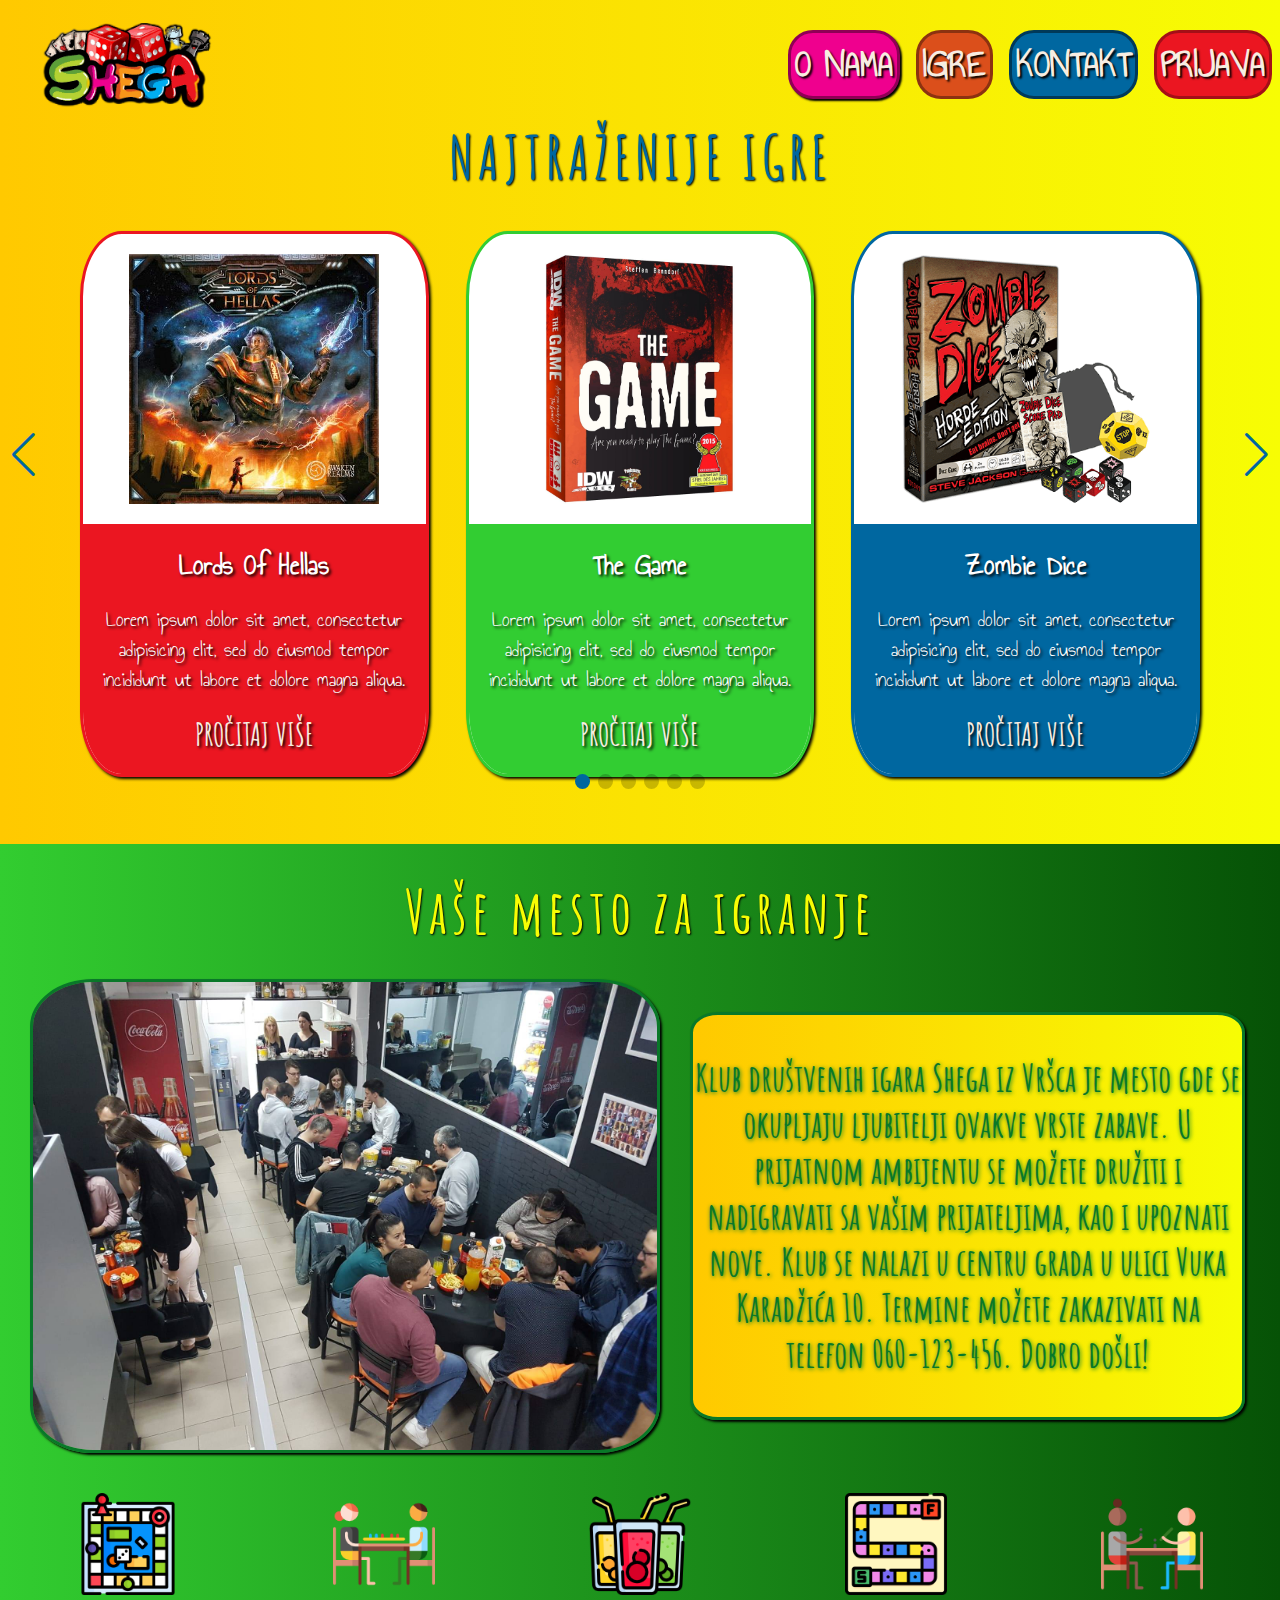
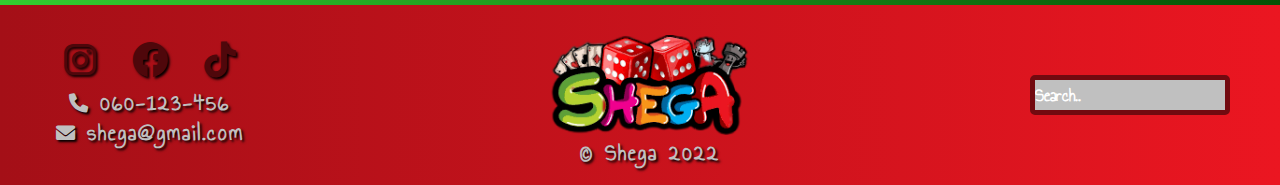
<file: index.html>
<!DOCTYPE html>
<html lang="" dir="ltr">

<head>
  <meta charset="utf-8">
  <meta name="viewport" content="width=device-width, initial-scale=1.0">
  <title></title>
  <link rel="stylesheet" href="css/style.css">
  <!-- Link Swiper's CSS -->
  <link rel="stylesheet" href="https://unpkg.com/swiper/swiper-bundle.min.css" />

  <link rel="stylesheet" href="https://use.fontawesome.com/releases/v5.15.4/css/all.css" integrity="sha384-DyZ88mC6Up2uqS4h/KRgHuoeGwBcD4Ng9SiP4dIRy0EXTlnuz47vAwmeGwVChigm" crossorigin="anonymous" />
  <link rel="stylesheet" href="https://cdnjs.cloudflare.com/ajax/libs/font-awesome/6.0.0/css/all.min.css" integrity="sha512-9usAa10IRO0HhonpyAIVpjrylPvoDwiPUiKdWk5t3PyolY1cOd4DSE0Ga+ri4AuTroPR5aQvXU9xC6qOPnzFeg==" crossorigin="anonymous"
    referrerpolicy="no-referrer" />
  <link rel="preconnect" href="https://fonts.googleapis.com">
  <link rel="preconnect" href="https://fonts.gstatic.com" crossorigin>
  <link href="https://fonts.googleapis.com/css2?family=Amatic+SC:wght@700&family=Annie+Use+Your+Telescope&family=Barlow+Semi+Condensed&family=Jaldi&display=swap" rel="stylesheet">
</head>

<body>
  <header>

    <div class="logo">
      <a href="index.html"><img src="images/shega-logo.png" alt=""></a>
      <!-- <h1 class="logo-text">logo text</h1> -->
    </div>
    <i class="fa fa-bars menu-toggle"></i>
    <ul class="nav">
      <li><a class="first-nav-link" href="Onama.html">O NAMA</a></li>
      <li><a class="second-nav-link" href="igre.html">IGRE</a></li>
      <li><a class="third-nav-link" href="Kontakt.html">KONTAKT</a></li>
      <li><a class="forth-nav-link" href="#">PRIJAVA</a></li>

    </ul>

  </header>




  <div class="page-wrapper">
    <div class="post-slider">




      <h1 class="slider-title">NAJTRAŽENIJE IGRE</h1>
      <div class="swiper-button-next"></div>
      <div class="swiper-button-prev"></div>
      <!-- Swiper -->
      <div class="swiper mySwiper">
        <div class="swiper-wrapper">


          <div class="swiper-slide">
            <section class="cards container">
              <div class="card card-one-border-style">
                <div class="card-image" style="background-image: url('images/lords-of-hellas-box.jpg')"></div>
                <div class="card-content card-one-content-style">
                  <div class="card-title">Lords Of Hellas </div>
                  <div class="card-snippet">Lorem ipsum dolor sit amet, consectetur adipisicing elit, sed do eiusmod tempor incididunt ut labore et dolore magna aliqua.</div>
                  <div class="card-readmore red-card-readmore-hover"><a href="#">Pročitaj Više</a> </div>

                </div>
              </div>

            </section>
          </div>

          <div class="swiper-slide">
            <section class="cards container">
              <div class="card card-two-border-style">
                <div class="card-image" style="background-image: url('images/the-game-game-box.jpg')"></div>
                <div class="card-content card-two-content-style">
                  <div class="card-title">The Game</div>
                  <div class="card-snippet">Lorem ipsum dolor sit amet, consectetur adipisicing elit, sed do eiusmod tempor incididunt ut labore et dolore magna aliqua.</div>
                  <div class="card-readmore green-card-readmore-hover"><a href="#">Pročitaj Više</a> </div>
                </div>
              </div>

            </section>
          </div>

          <div class="swiper-slide">
            <section class="cards container">
              <div class="card card-three-border-style">
                <div class="card-image" style="background-image: url('images/zombie-dice-game-box.png')"></div>
                <div class="card-content card-three-content-style">
                  <div class="card-title">Zombie Dice</div>
                  <div class="card-snippet">Lorem ipsum dolor sit amet, consectetur adipisicing elit, sed do eiusmod tempor incididunt ut labore et dolore magna aliqua.
                  </div>
                  <div class="card-readmore blue-card-readmore-hover"><a href="#">Pročitaj Više</a> </div>
                </div>
              </div>

            </section>
          </div>

          <div class="swiper-slide">
            <section class="cards container">
              <div class="card card-four-border-style">
                <div class="card-image" style="background-image: url('images/code-names-game-box.jpg')"></div>
                <div class="card-content card-four-content-style">
                  <div class="card-title">Code Names</div>
                  <div class="card-snippet">Lorem ipsum dolor sit amet, consectetur adipisicing elit, sed do eiusmod tempor incididunt ut labore et dolore magna aliqua.</div>
                  <div class="card-readmore orange-card-readmore-hover"><a href="#">Pročitaj Više</a> </div>

                </div>
              </div>

            </section>
          </div>

          <div class="swiper-slide">
            <section class="cards container">
              <div class="card card-five-border-style">
                <div class="card-image" style="background-image: url('images/pandemic-game-box.jpg')"></div>
                <div class="card-content card-five-content-style">
                  <div class="card-title">Pandemic</div>
                  <div class="card-snippet">Lorem ipsum dolor sit amet, consectetur adipisicing elit, sed do eiusmod tempor incididunt ut labore et dolore magna aliqua.</div>
                  <div class="card-readmore pink-card-readmore-hover"><a href="#">Pročitaj Više</a> </div>

                </div>
              </div>

            </section>
          </div>

          <div class="swiper-slide">
            <section class="cards container">
              <div class="card card-three-border-style">
                <div class="card-image" style="background-image: url('images/dixit-game-box.jpeg')"></div>
                <div class="card-content card-three-content-style">
                  <div class="card-title">DiXit </div>
                  <div class="card-snippet">Lorem ipsum dolor sit amet, consectetur adipisicing elit, sed do eiusmod tempor incididunt ut labore et dolore magna aliqua.</div>
                  <div class="card-readmore blue-card-readmore-hover"><a href="#">Pročitaj Više</a> </div>
                </div>
              </div>
            </section>
          </div>
        </div>
        <div class="swiper-pagination"></div>
      </div>

    </div>
    <!--********** POST WRAPPER********** -->
  </div>




  <div class="page-wrapper-contact-us-main">
    <!-- <div class="post-slider"> -->

      <div class="about-us">

        <h1 class="about-us-title">Vaše mesto za igranje</h1>


        <div class="about-us-page-flex">

          <!-- <div class="swiper mySwiper2"> -->

            <div class="swiper-wrapper">

              <div class="swiper-slide about-us-slide-border">
                <div class="card-image-about-us"><img src="images/shega-ljudi-6.jpg" alt=""></div>
              </div>

            </div>


          <!-- </div> -->

          <div class="about-us-info">
            <h1>Klub društvenih igara Shega iz Vršca je mesto gde se okupljaju ljubitelji ovakve vrste zabave. U prijatnom ambijentu se možete družiti i nadigravati sa vašim prijateljima, kao i upoznati nove. Klub se nalazi u centru
              grada u ulici Vuka Karadžića 10. Termine možete zakazivati na telefon 060-123-456. Dobro došli!</h1>
          </div>

        </div>

        <div class="about-us-icons">
          <img class="about-us-icons-images" src="images/board-game.png" alt="">
          <img class="about-us-icons-images" src="images/board-game1.png" alt="">
          <img class="about-us-icons-images" src="images/drink.png" alt="">
          <img class="about-us-icons-images" src="images/board-game2.png" alt="">
          <img class="about-us-icons-images" src="images/games 1.png" alt="">


        </div>
      </div>


    <!-- </div> -->


  </div>

  </div>

  <!-- </section> -->

  <div class="footer">
    <div class="social-link-div">
      <a class="social-icons-links" href="#"><i class="fa-brands fa-instagram"></i></a>

      <a class="social-icons-links" href="#"><i class="fa-brands fa-facebook"></i></a>

      <a class="social-icons-links" href="#"><i class="fa-brands fa-tiktok"></i></a>
      <p class="footer-phone-contact">060-123-456</p>
      <p class="footer-mail-contact">shega@gmail.com</p>
    </div>
    <div class="shega-logo-footer">
      <img src="images/shega-logo.png" alt="">
      <p class="copyright"><a href="#">© Shega 2022</a></p>
    </div>

    <div class="search-bar">


      <input type="text" placeholder="Search..">

    </div>
    <div class="shega-logo-footer-small-screen">
      <img src="images/shega-logo.png" alt="">
      <p class="copyright"><a href="#">© Shega 2022</a></p>
    </div>

  </div>
  <script src="https://cdnjs.cloudflare.com/ajax/libs/jquery/3.6.0/jquery.min.js" integrity="sha512-894YE6QWD5I59HgZOGReFYm4dnWc1Qt5NtvYSaNcOP+u1T9qYdvdihz0PPSiiqn/+/3e7Jo4EaG7TubfWGUrMQ==" crossorigin="anonymous" referrerpolicy="no-referrer">
  </script>
  <script src="https://unpkg.com/swiper/swiper-bundle.min.js""></script>
<!-- Custom Script  -->
<script src=" js/scripts.js"></script>

</body>

</html>
</file>
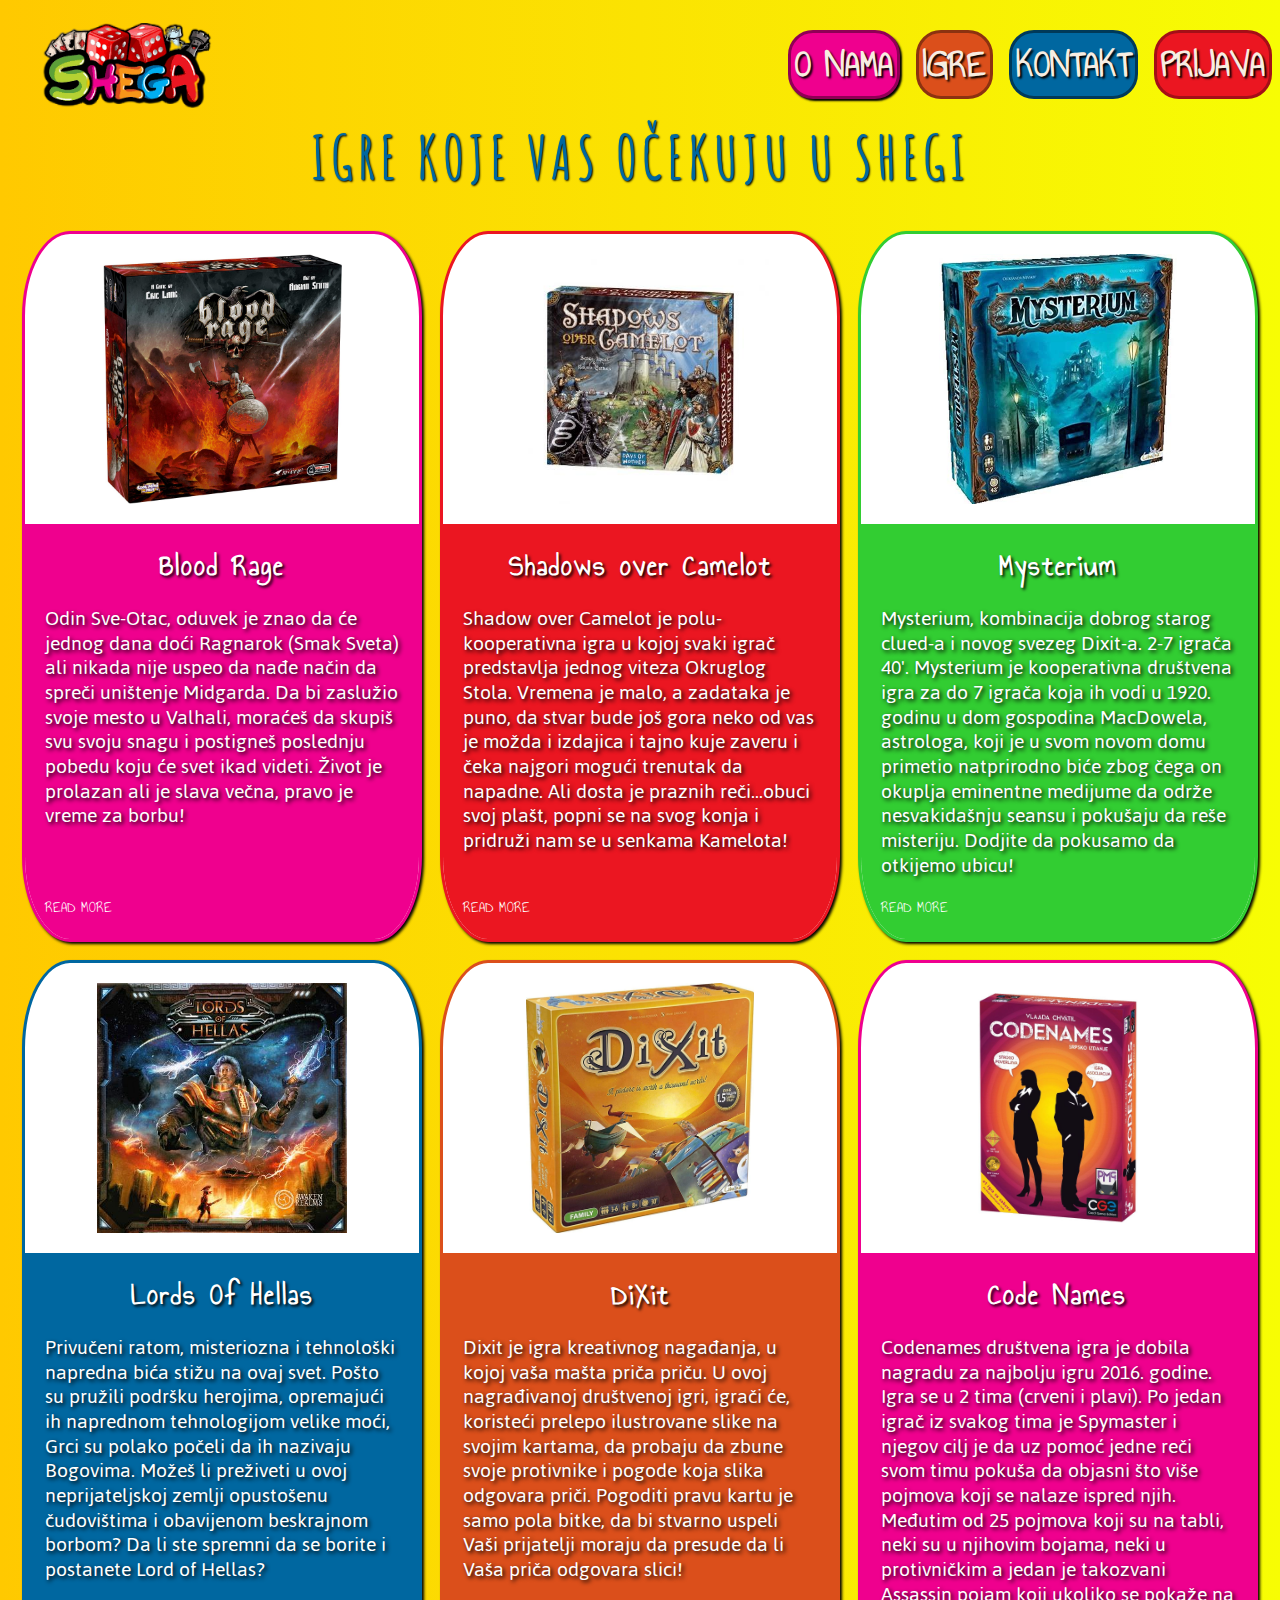
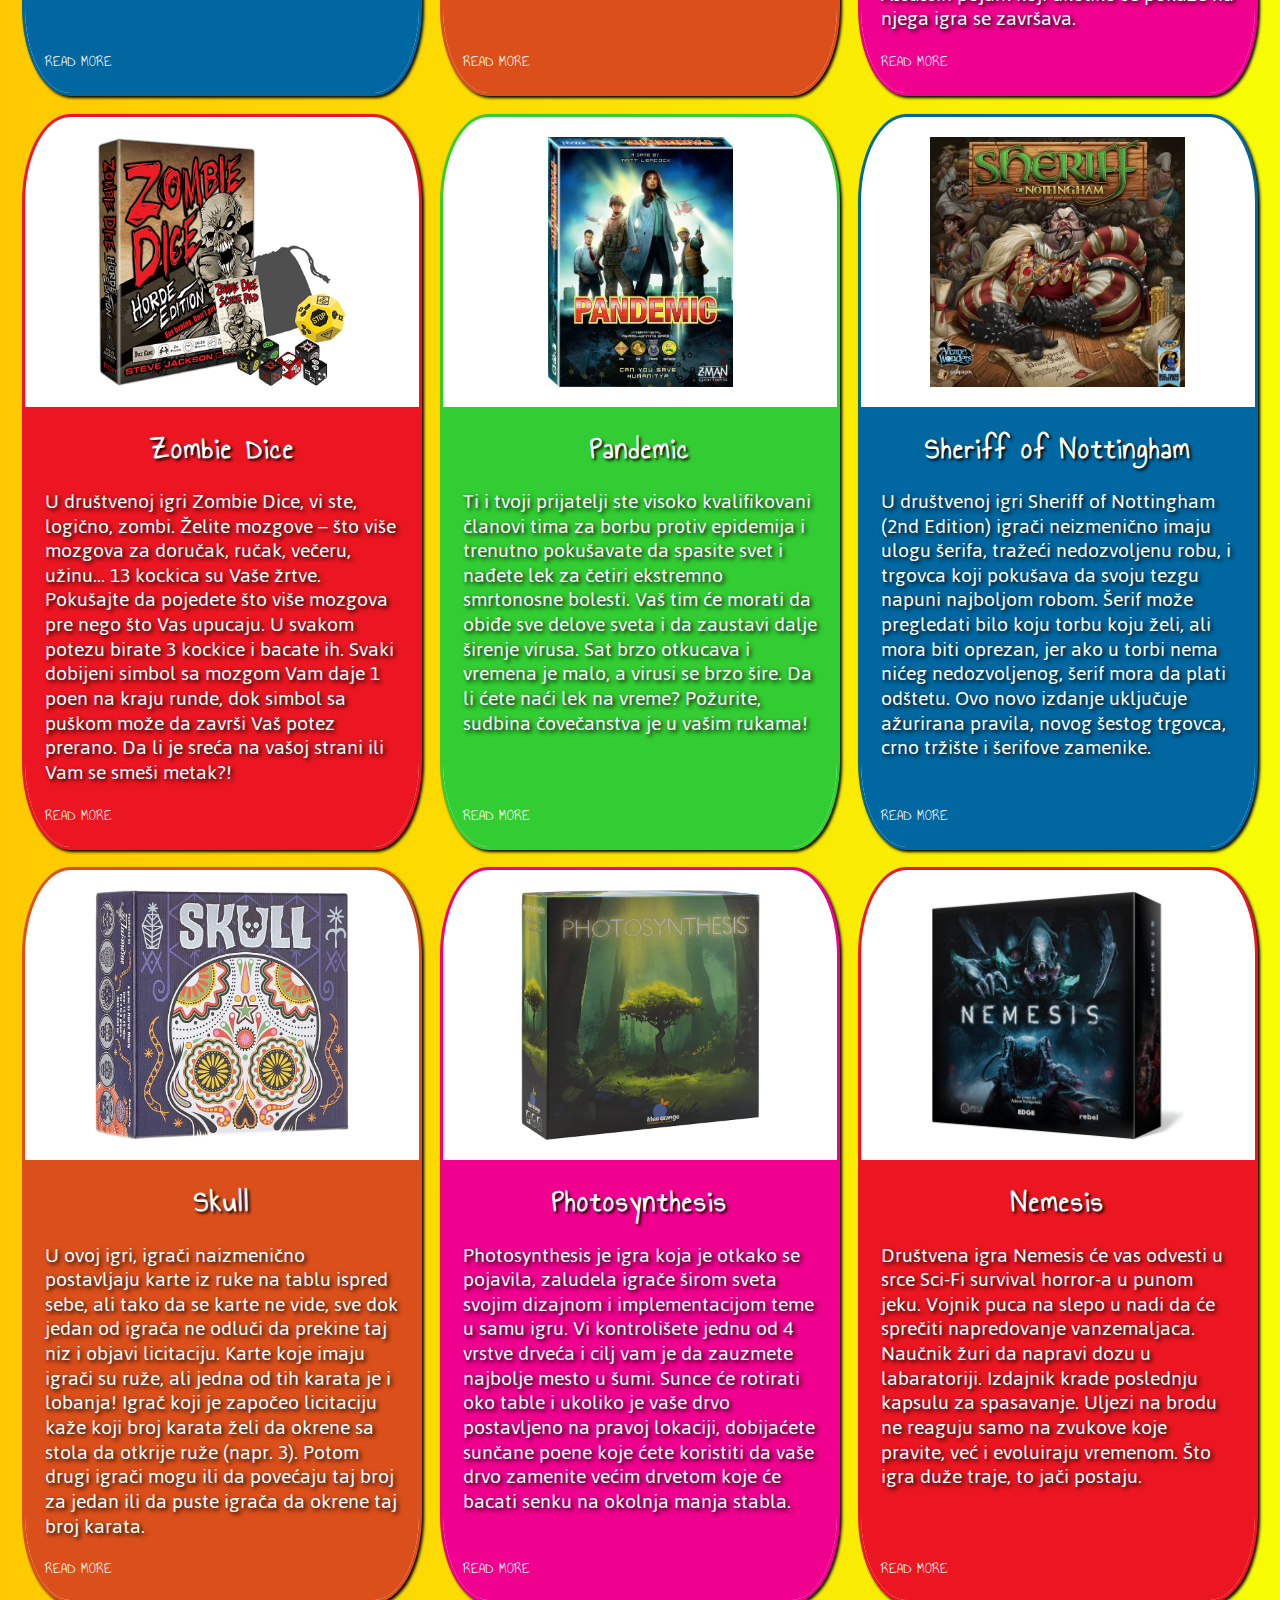
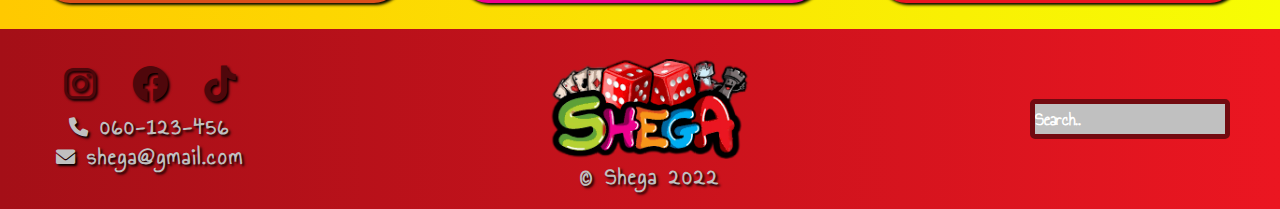
<file: igre.html>
<!DOCTYPE html>
<html lang="" dir="ltr">

<head>
  <meta charset="utf-8">
  <meta name="viewport" content="width=device-width, initial-scale=1.0">
  <title></title>
  <link rel="stylesheet" href="css/style.css">
  <!-- Link Swiper's CSS -->
  <link rel="stylesheet" href="https://unpkg.com/swiper/swiper-bundle.min.css" />

  <link rel="stylesheet" href="https://use.fontawesome.com/releases/v5.15.4/css/all.css" integrity="sha384-DyZ88mC6Up2uqS4h/KRgHuoeGwBcD4Ng9SiP4dIRy0EXTlnuz47vAwmeGwVChigm" crossorigin="anonymous" />
  <link rel="stylesheet" href="https://cdnjs.cloudflare.com/ajax/libs/font-awesome/6.0.0/css/all.min.css" integrity="sha512-9usAa10IRO0HhonpyAIVpjrylPvoDwiPUiKdWk5t3PyolY1cOd4DSE0Ga+ri4AuTroPR5aQvXU9xC6qOPnzFeg==" crossorigin="anonymous"
    referrerpolicy="no-referrer" />
    <link rel="preconnect" href="https://fonts.googleapis.com">
  <link rel="preconnect" href="https://fonts.gstatic.com" crossorigin>
  <link href="https://fonts.googleapis.com/css2?family=Amatic+SC:wght@700&family=Annie+Use+Your+Telescope&family=Barlow+Semi+Condensed&family=Jaldi&display=swap" rel="stylesheet">
</head>

<body>
  <header>

    <div class="logo">
      <a href="index.html"><img src="images/shega-logo.png" alt=""></a>
      <!-- <h1 class="logo-text">logo text</h1> -->
    </div>
    <i class="fa fa-bars menu-toggle"></i>
    <ul class="nav">
      <li><a class="first-nav-link" href="Onama.html">O NAMA</a></li>
      <li><a class="second-nav-link" href="igre.html">IGRE</a></li>
      <li><a class="third-nav-link" href="Kontakt.html">KONTAKT</a></li>
      <li><a class="forth-nav-link" href="#">PRIJAVA</a></li>

    </ul>

  </header>




  <div class="page-wrapper">
    <div class="post-slider">




      <h1 class="slider-title">IGRE KOJE VAS OČEKUJU U SHEGI</h1>

      <section class="cards-container">
        <div class="card card-five-border-style">
          <div class="card-image" style="background-image: url('images/blood-rage-box.jpg')"></div>
          <div class="card-content card-five-content-style">
            <div class="card-title-game">Blood Rage</div>
            <div class="card-snippet-game">Odin Sve-Otac, oduvek je znao da će jednog dana doći Ragnarok (Smak Sveta) ali nikada nije uspeo da nađe način da spreči uništenje Midgarda. Da bi zaslužio svoje mesto u Valhali, moraćeš da skupiš svu svoju snagu i postigneš poslednju pobedu koju će svet ikad videti. Život je prolazan ali je slava večna, pravo je vreme za borbu!</div>
            <div class="card-readmore">Read More </div>
          </div>
        </div>
        <div class="card card-one-border-style">
          <div class="card-image" style="background-image: url('images/shadows-over-camelot-box.jpg')"></div>
          <div class="card-content card-one-content-style">
            <div class="card-title-game">Shadows over Camelot</div>
            <div class="card-snippet-game">Shadow over Camelot je polu-kooperativna igra u kojoj svaki igrač predstavlja jednog viteza Okruglog Stola. Vremena je malo, a zadataka je puno, da stvar bude još gora neko od vas je možda i izdajica i tajno kuje zaveru i čeka najgori mogući trenutak da napadne. Ali dosta je praznih reči...obuci svoj plašt, popni se na svog konja i pridruži nam se u senkama Kamelota!</div>
            <div class="card-readmore">Read More </div>
          </div>
        </div>
        <div class="card card-two-border-style">
          <div class="card-image" style="background-image: url('images/mysterium-box.jpg')"></div>
          <div class="card-content card-two-content-style">
            <div class="card-title-game">Mysterium</div>
            <div class="card-snippet-game">Mysterium, kombinacija dobrog starog clued-a i novog svezeg Dixit-a. 2-7 igrača 40'. Mysterium je kooperativna društvena igra za do 7 igrača koja ih vodi u 1920. godinu u dom gospodina MacDowela, astrologa, koji je u svom novom domu primetio natprirodno biće zbog čega on okuplja eminentne medijume da održe nesvakidašnju seansu i pokušaju da reše misteriju. Dodjite da pokusamo da otkijemo ubicu!</div>
            <div class="card-readmore">Read More </div>
          </div>
        </div>
        <div class="card card-three-border-style">
          <div class="card-image" style="background-image: url('images/lords-of-hellas-box.jpg')"></div>
          <div class="card-content card-three-content-style">
            <div class="card-title-game">Lords Of Hellas </div>
            <div class="card-snippet-game">Privučeni ratom, misteriozna i tehnološki napredna bića stižu na ovaj svet. Pošto su pružili podršku herojima, opremajući ih naprednom tehnologijom velike moći, Grci su polako počeli da ih nazivaju Bogovima.
                                      Možeš li preživeti u ovoj neprijateljskoj zemlji opustošenu čudovištima i obavijenom beskrajnom borbom? Da li ste spremni da se borite i postanete Lord of Hellas?</div>
            <div class="card-readmore">Read More </div>
          </div>
        </div>
        <div class="card card-four-border-style">
          <div class="card-image" style="background-image: url('images/dixit-game-box.jpeg')"></div>
          <div class="card-content card-four-content-style">
            <div class="card-title-game">DiXit</div>
            <div class="card-snippet-game">Dixit je igra kreativnog nagađanja, u kojoj vaša mašta priča priču.
                                           U ovoj nagrađivanoj društvenoj igri, igrači će, koristeći prelepo ilustrovane slike na svojim kartama, da probaju da zbune svoje protivnike i pogode koja slika odgovara priči. Pogoditi pravu kartu je samo pola bitke, da bi stvarno uspeli Vaši prijatelji moraju da presude da li Vaša priča odgovara slici!   </div>
            <div class="card-readmore">Read More </div>
          </div>
        </div>
        <div class="card card-five-border-style">
          <div class="card-image" style="background-image: url('images/code-names-game-box.jpg')"></div>
          <div class="card-content card-five-content-style">
            <div class="card-title-game">Code Names</div>
            <div class="card-snippet-game">Codenames društvena igra je dobila nagradu za najbolju igru 2016. godine. Igra se u 2 tima (crveni i plavi). Po jedan igrač iz svakog tima je Spymaster i njegov cilj je da uz pomoć jedne reči svom timu pokuša da objasni što više pojmova koji se nalaze ispred njih. Međutim od 25 pojmova koji su na tabli, neki su u njihovim bojama, neki u protivničkim a jedan je takozvani Assassin pojam koji ukoliko se pokaže na njega igra se završava.   </div>
            <div class="card-readmore">Read More </div>
          </div>
        </div>
        <div class="card card-one-border-style">
          <div class="card-image" style="background-image: url('images/zombie-dice-game-box.png')"></div>
          <div class="card-content card-one-content-style">
            <div class="card-title-game">Zombie Dice</div>
            <div class="card-snippet-game">U društvenoj igri Zombie Dice, vi ste, logično, zombi. Želite mozgove – što više mozgova za doručak, ručak, večeru, užinu... 13 kockica su Vaše žrtve. Pokušajte da pojedete što više mozgova pre nego što Vas upucaju. U svakom potezu birate 3 kockice i bacate ih. Svaki dobijeni simbol sa mozgom Vam daje 1 poen na kraju runde, dok simbol sa puškom može da završi Vaš potez prerano. Da li je sreća na vašoj strani ili Vam se smeši metak?!</div>
            <div class="card-readmore">Read More </div>
          </div>
        </div>
        <div class="card card-two-border-style">
          <div class="card-image" style="background-image: url('images/pandemic-game-box.jpg')"></div>
          <div class="card-content card-two-content-style">
            <div class="card-title-game">Pandemic</div>
            <div class="card-snippet-game">Ti i tvoji prijatelji ste visoko kvalifikovani članovi tima za borbu protiv epidemija i trenutno pokušavate da spasite svet i nađete lek za četiri ekstremno smrtonosne bolesti. Vaš tim će morati da obiđe sve delove sveta i da zaustavi dalje širenje virusa. Sat brzo otkucava i vremena je malo, a virusi se brzo šire. Da li ćete naći lek na vreme? Požurite, sudbina čovečanstva je u vašim rukama!</div>
            <div class="card-readmore">Read More </div>
          </div>
        </div>
        <div class="card card-three-border-style">
          <div class="card-image" style="background-image: url('images/sheriff-of-nottingham-box.jpg')"></div>
          <div class="card-content card-three-content-style">
            <div class="card-title-game">Sheriff of Nottingham</div>
            <div class="card-snippet-game">U društvenoj igri Sheriff of Nottingham (2nd Edition) igrači neizmenično imaju ulogu šerifa, tražeći nedozvoljenu robu, i trgovca koji pokušava da svoju tezgu napuni najboljom robom. Šerif može pregledati bilo koju torbu koju želi, ali mora biti oprezan, jer ako u torbi nema nićeg nedozvoljenog, šerif mora da plati odštetu. Ovo novo izdanje uključuje ažurirana pravila, novog šestog trgovca, crno tržište i šerifove zamenike.</div>
            <div class="card-readmore">Read More </div>
          </div>
        </div>
        <div class="card card-four-border-style">
          <div class="card-image" style="background-image: url('images/skull-box.png')"></div>
          <div class="card-content card-four-content-style">
            <div class="card-title-game">Skull</div>
            <div class="card-snippet-game">U ovoj igri, igrači naizmenično postavljaju karte iz ruke na tablu ispred sebe, ali tako da se karte ne vide, sve dok jedan od igrača ne odluči da prekine taj niz i objavi licitaciju. Karte koje imaju igrači su ruže, ali jedna od tih karata je i lobanja! Igrač koji je započeo licitaciju kaže koji broj karata želi da okrene sa stola da otkrije ruže (napr. 3). Potom drugi igrači mogu ili da povećaju taj broj za jedan ili da puste igrača da okrene taj broj karata.</div>
            <div class="card-readmore">Read More </div>
          </div>
        </div>
        <div class="card card-five-border-style">
          <div class="card-image" style="background-image: url('images/photosynthesis-box.jpg')"></div>
          <div class="card-content card-five-content-style">
            <div class="card-title-game">Photosynthesis</div>
            <div class="card-snippet-game">Photosynthesis je igra koja je otkako se pojavila, zaludela igrače širom sveta svojim dizajnom i implementacijom teme u samu igru.
                                            Vi kontrolišete jednu od 4 vrstve drveća i cilj vam je da zauzmete najbolje mesto u šumi. Sunce će rotirati oko table i ukoliko je vaše drvo postavljeno na pravoj lokaciji, dobijaćete sunčane poene koje ćete koristiti da vaše drvo zamenite većim drvetom koje će bacati senku na okolnja manja stabla.</div>
            <div class="card-readmore">Read More </div>
          </div>
        </div>
        <div class="card card-one-border-style">
          <div class="card-image" style="background-image: url('images/nemesis-box.jpg')"></div>
          <div class="card-content card-one-content-style">
            <div class="card-title-game">Nemesis</div>
            <div class="card-snippet-game">Društvena igra Nemesis će vas odvesti u srce Sci-Fi survival horror-a u punom jeku.
                                          Vojnik puca na slepo u nadi da će sprečiti napredovanje vanzemaljaca. Naučnik žuri da napravi dozu u labaratoriji. Izdajnik krade poslednju kapsulu za spasavanje. Uljezi na brodu ne reaguju samo na zvukove koje pravite, već i evoluiraju vremenom. Što igra duže traje, to jači postaju.</div>
            <div class="card-readmore">Read More </div>
          </div>
        </div>

      </section>












          </div>
        </div>




    <!--********** POST WRAPPER********** -->





      <!-- <ul class="social-icons">
  <li class="social-icon-list">
     <a class="social-icons-links"  href="#"><i class="fa-brands fa-instagram"></i></a></li>
  <li class="social-icon-list">
     <a class="social-icons-links" href="#"><i class="fa-brands fa-facebook"></i></a> </li>
  <li class="social-icon-list">
    <a class="social-icons-links" href="#"><i class="fa-brands fa-tiktok"></i></a> </li>
</ul> -->


      <!-- <h1 class="logo-text">logo text</h1> -->




  <div class="footer">
    <div class="social-link-div">
      <a class="social-icons-links" href="#"><i class="fa-brands fa-instagram"></i></a>

      <a class="social-icons-links" href="#"><i class="fa-brands fa-facebook"></i></a>

      <a class="social-icons-links" href="#"><i class="fa-brands fa-tiktok"></i></a>
      <p class="footer-phone-contact">060-123-456</p>
      <p class="footer-mail-contact">shega@gmail.com</p>
    </div>
<div class="shega-logo-footer">
  <img src="images/shega-logo.png" alt="">
  <p class="copyright"><a href="#">© Shega 2022</a></p>
</div>

    <div class="search-bar">


      <input type="text" placeholder="Search..">

    </div>
    <div class="shega-logo-footer-small-screen">
      <img src="images/shega-logo.png" alt="">
      <p class="copyright"><a href="#">© Shega 2022</a></p>
    </div>

  </div>
  <script src="https://cdnjs.cloudflare.com/ajax/libs/jquery/3.6.0/jquery.min.js" integrity="sha512-894YE6QWD5I59HgZOGReFYm4dnWc1Qt5NtvYSaNcOP+u1T9qYdvdihz0PPSiiqn/+/3e7Jo4EaG7TubfWGUrMQ==" crossorigin="anonymous" referrerpolicy="no-referrer">
  </script>
  <script src="https://unpkg.com/swiper/swiper-bundle.min.js""></script>
<!-- Custom Script  -->
<script src=" js/scripts.js"></script>

</body>

</html>
</file>
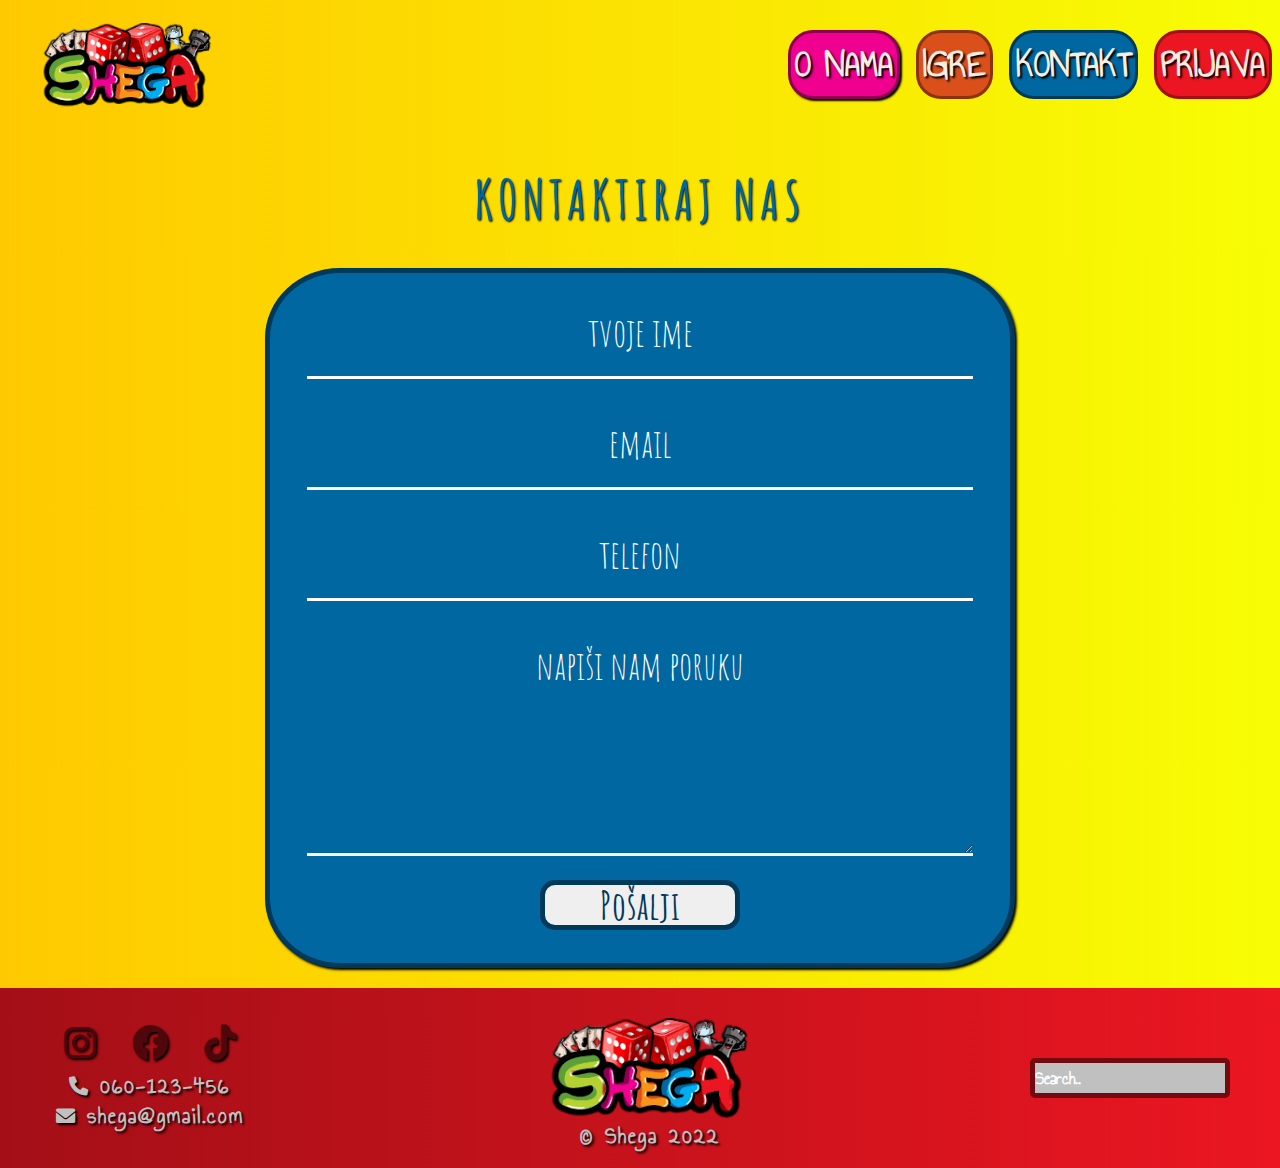
<file: Kontakt.html>
<!DOCTYPE html>
<html lang="" dir="ltr">

<head>
  <meta charset="utf-8">
  <meta name="viewport" content="width=device-width, initial-scale=1.0">
  <title></title>
  <link rel="stylesheet" href="css/style.css">
  <!-- Link Swiper's CSS -->
  <link rel="stylesheet" href="https://unpkg.com/swiper/swiper-bundle.min.css" />

  <link rel="stylesheet" href="https://use.fontawesome.com/releases/v5.15.4/css/all.css" integrity="sha384-DyZ88mC6Up2uqS4h/KRgHuoeGwBcD4Ng9SiP4dIRy0EXTlnuz47vAwmeGwVChigm" crossorigin="anonymous" />
  <link rel="stylesheet" href="https://cdnjs.cloudflare.com/ajax/libs/font-awesome/6.0.0/css/all.min.css" integrity="sha512-9usAa10IRO0HhonpyAIVpjrylPvoDwiPUiKdWk5t3PyolY1cOd4DSE0Ga+ri4AuTroPR5aQvXU9xC6qOPnzFeg==" crossorigin="anonymous"
    referrerpolicy="no-referrer" />
    <link rel="preconnect" href="https://fonts.googleapis.com">
  <link rel="preconnect" href="https://fonts.gstatic.com" crossorigin>
  <link href="https://fonts.googleapis.com/css2?family=Amatic+SC:wght@700&family=Annie+Use+Your+Telescope&family=Barlow+Semi+Condensed&family=Jaldi&display=swap" rel="stylesheet">
</head>

<body>
  <header>

    <div class="logo">
      <a href="index.html"><img src="images/shega-logo.png" alt=""></a>
      <!-- <h1 class="logo-text">logo text</h1> -->
    </div>
    <i class="fa fa-bars menu-toggle"></i>
    <ul class="nav">
      <li><a class="first-nav-link" href="Onama.html">O NAMA</a></li>
      <li><a class="second-nav-link" href="igre.html">IGRE</a></li>
      <li><a class="third-nav-link" href="Kontakt.html">KONTAKT</a></li>
      <li><a class="forth-nav-link" href="#">PRIJAVA</a></li>

    </ul>

  </header>




  <div class="page-wrapper-contact-us">
    <div class="post-slider">
      <h1 class="contact-title">KONTAKTIRAJ NAS</h1>
    </div>
      </div>
<div class="contact-us-container">

  <!-- <div class="contact-form"> -->

<form action="https://formsubmit.co/c5aa9178f4fc8f1a83fdaee285c5c21f" method="POST" class="contact-form">
  <!-- Honeypot -->
  <input type="text" name="_honey" style="display: none;">
<!-- Disable Captcha -->
<input type="hidden" name="_captcha" value="false">

<input type="hidden" name="_next" value="https://nikolavuletic1.github.io/shega0903/uspeh.html">

  <input class=""type="text" id="name" name="name" placeholder="tvoje ime" required>
  <input type="email" id="email" name="email" placeholder="email" required>
  <input type="text" id="phone" name="phone" placeholder="telefon" required>
  <textarea id="message" rows="4" name="message" placeholder="napiši nam poruku"></textarea>
  <button type="submit" class="contact-form-btn" >Pošalji</button>

</form>
  <!-- </div> -->


  </div>


    <!--********** POST WRAPPER********** -->
  <!-- </div> -->




  <div class="footer">
    <div class="social-link-div">
      <a class="social-icons-links" href="#"><i class="fa-brands fa-instagram"></i></a>

      <a class="social-icons-links" href="#"><i class="fa-brands fa-facebook"></i></a>

      <a class="social-icons-links" href="#"><i class="fa-brands fa-tiktok"></i></a>
      <p class="footer-phone-contact">060-123-456</p>
      <p class="footer-mail-contact">shega@gmail.com</p>
    </div>
<div class="shega-logo-footer">
  <img src="images/shega-logo.png" alt="">
  <p class="copyright"><a href="#">© Shega 2022</a></p>
</div>

    <div class="search-bar">


      <input type="text" placeholder="Search..">

    </div>
    <div class="shega-logo-footer-small-screen">
      <img src="images/shega-logo.png" alt="">
      <p class="copyright"><a href="#">© Shega 2022</a></p>
    </div>

  </div>

  <script src="https://cdnjs.cloudflare.com/ajax/libs/jquery/3.6.0/jquery.min.js" integrity="sha512-894YE6QWD5I59HgZOGReFYm4dnWc1Qt5NtvYSaNcOP+u1T9qYdvdihz0PPSiiqn/+/3e7Jo4EaG7TubfWGUrMQ==" crossorigin="anonymous" referrerpolicy="no-referrer">
  </script>
  <script src="https://unpkg.com/swiper/swiper-bundle.min.js"></script>
  <!-- <script src="https://smtpjs.com/v3/smtp.js"></script> -->
<!-- Custom Script  -->
<script src=" js/scripts.js"></script>
<script src="https://smtpjs.com/v3/smtp.js"></script>
</body>

</html>
</file>
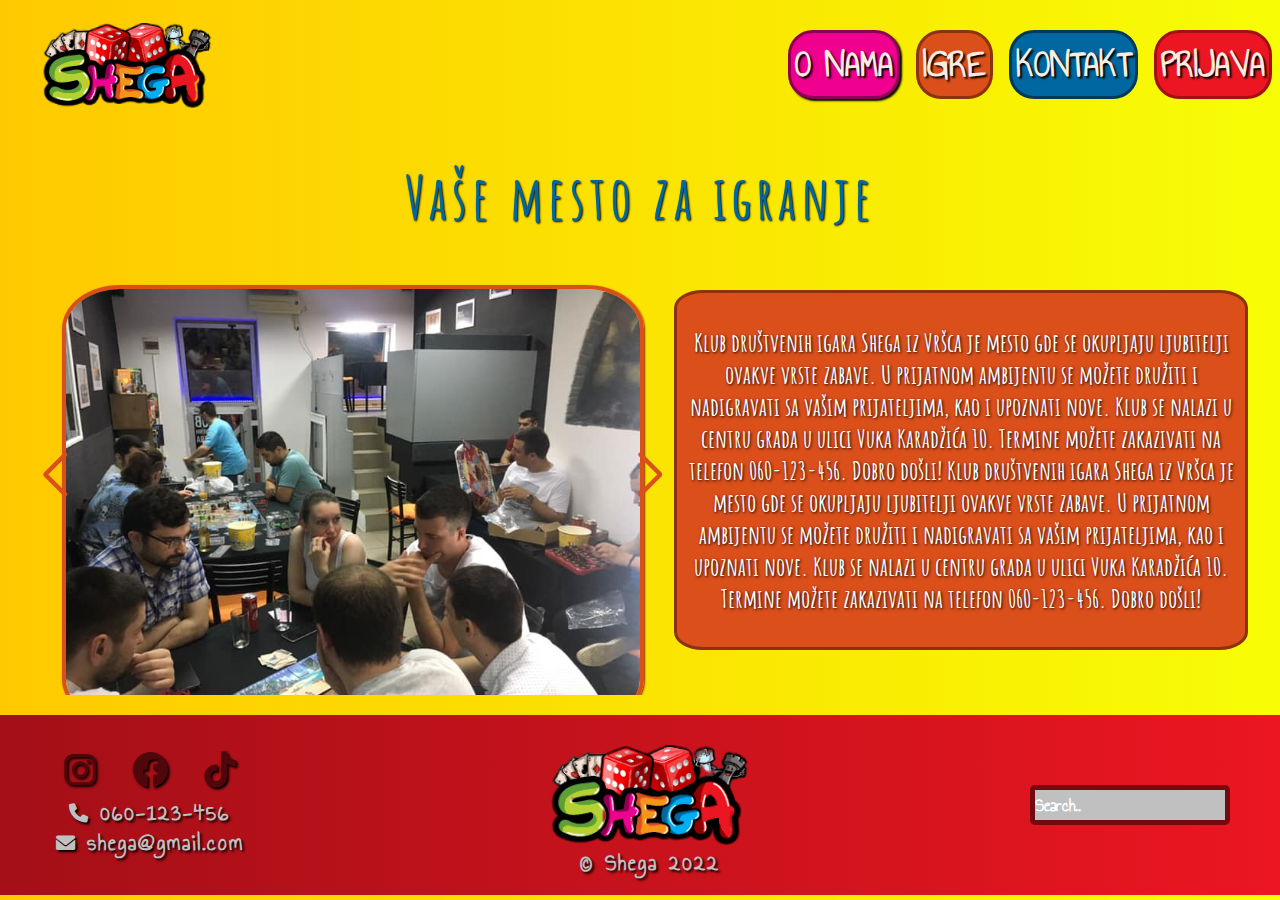
<file: Onama.html>
<!DOCTYPE html>
<html lang="" dir="ltr">

<head>
  <meta charset="utf-8">
  <meta name="viewport" content="width=device-width, initial-scale=1.0">
  <title></title>
  <link rel="stylesheet" href="css/style.css">
  <!-- Link Swiper's CSS -->
  <link rel="stylesheet" href="https://unpkg.com/swiper/swiper-bundle.min.css" />

  <link rel="stylesheet" href="https://use.fontawesome.com/releases/v5.15.4/css/all.css" integrity="sha384-DyZ88mC6Up2uqS4h/KRgHuoeGwBcD4Ng9SiP4dIRy0EXTlnuz47vAwmeGwVChigm" crossorigin="anonymous" />
  <link rel="stylesheet" href="https://cdnjs.cloudflare.com/ajax/libs/font-awesome/6.0.0/css/all.min.css" integrity="sha512-9usAa10IRO0HhonpyAIVpjrylPvoDwiPUiKdWk5t3PyolY1cOd4DSE0Ga+ri4AuTroPR5aQvXU9xC6qOPnzFeg==" crossorigin="anonymous"
    referrerpolicy="no-referrer" />
  <link rel="preconnect" href="https://fonts.googleapis.com">
  <link rel="preconnect" href="https://fonts.gstatic.com" crossorigin>
  <link href="https://fonts.googleapis.com/css2?family=Amatic+SC:wght@700&family=Annie+Use+Your+Telescope&family=Barlow+Semi+Condensed&family=Jaldi&display=swap" rel="stylesheet">
</head>

<body>
  <header>

    <div class="logo">
      <a href="index.html"><img src="images/shega-logo.png" alt=""></a>
      <!-- <h1 class="logo-text">logo text</h1> -->
    </div>
    <i class="fa fa-bars menu-toggle"></i>
    <ul class="nav">
      <li><a class="first-nav-link" href="Onama.html">O NAMA</a></li>
      <li><a class="second-nav-link" href="igre.html">IGRE</a></li>
      <li><a class="third-nav-link" href="Kontakt.html">KONTAKT</a></li>
      <li><a class="forth-nav-link" href="#">PRIJAVA</a></li>

    </ul>

  </header>




  <div class="page-wrapper">
    <div class="post-slider">
      <h1 class="about-us-main-title">Vaše mesto za igranje</h1>
      <div class="container-flex">

        <div class="about-us-page-flex">

          <div class="swiper mySwiper2">





      <div class="swiper-wrapper">

        <div class="swiper-slide">
          <div class="card-image-about-us"><img src="images/shega-ljudi-4.jpg" alt=""></div>
       </div>
       <div class="swiper-slide">
         <div class="card-image-about-us"><img src="images/shega-ljudi-5.jpg" alt=""></div>
      </div>
      <div class="swiper-slide">
        <div class="card-image-about-us"><img src="images/shega-ljudi-6.jpg" alt=""></div>
     </div>
     <div class="swiper-slide">
       <div class="card-image-about-us"><img src="images/shega-ljudi-7.jpg" alt=""></div>
    </div>
    <div class="swiper-slide">
      <div class="card-image-about-us"><img src="images/shega-ljudi-8.jpg" alt=""></div>
   </div>

      </div>

      <div class="swiper-button-next about-btn-next"></div>
      <div class="swiper-button-prev about-btn-prev"></div>

      <!-- <div class="swiper-pagination"></div> -->
    </div>


    <div class="about-shega">
      <h1>Klub društvenih igara Shega iz Vršca je mesto gde se okupljaju ljubitelji ovakve vrste zabave. U prijatnom ambijentu se možete družiti i nadigravati sa vašim prijateljima, kao i upoznati nove. Klub se nalazi u centru
        grada u ulici Vuka Karadžića 10. Termine možete zakazivati na telefon 060-123-456. Dobro došli! Klub društvenih igara Shega iz Vršca je mesto gde se okupljaju ljubitelji ovakve vrste zabave. U prijatnom ambijentu se možete družiti i
        nadigravati sa vašim prijateljima, kao i upoznati nove. Klub se nalazi u centru
        grada u ulici Vuka Karadžića 10. Termine možete zakazivati na telefon 060-123-456. Dobro došli!</h1>

    </div>

            </div>





</div>



        </div>

        <!-- <div class="about-shega">
          <h1>Klub društvenih igara Shega iz Vršca je mesto gde se okupljaju ljubitelji ovakve vrste zabave. U prijatnom ambijentu se možete družiti i nadigravati sa vašim prijateljima, kao i upoznati nove. Klub se nalazi u centru
            grada u ulici Vuka Karadžića 10. Termine možete zakazivati na telefon 060-123-456. Dobro došli! Klub društvenih igara Shega iz Vršca je mesto gde se okupljaju ljubitelji ovakve vrste zabave. U prijatnom ambijentu se možete družiti i
            nadigravati sa vašim prijateljima, kao i upoznati nove. Klub se nalazi u centru
            grada u ulici Vuka Karadžića 10. Termine možete zakazivati na telefon 060-123-456. Dobro došli!</h1>

        </div> -->

      </div>



  <!--********** POST WRAPPER********** -->





  <!-- <ul class="social-icons">
  <li class="social-icon-list">
     <a class="social-icons-links"  href="#"><i class="fa-brands fa-instagram"></i></a></li>
  <li class="social-icon-list">
     <a class="social-icons-links" href="#"><i class="fa-brands fa-facebook"></i></a> </li>
  <li class="social-icon-list">
    <a class="social-icons-links" href="#"><i class="fa-brands fa-tiktok"></i></a> </li>
</ul> -->


  <!-- <h1 class="logo-text">logo text</h1> -->




  <div class="footer">
    <div class="social-link-div">
      <a class="social-icons-links" href="#"><i class="fa-brands fa-instagram"></i></a>

      <a class="social-icons-links" href="#"><i class="fa-brands fa-facebook"></i></a>

      <a class="social-icons-links" href="#"><i class="fa-brands fa-tiktok"></i></a>
      <p class="footer-phone-contact">060-123-456</p>
      <p class="footer-mail-contact">shega@gmail.com</p>
    </div>
    <div class="shega-logo-footer">
      <img src="images/shega-logo.png" alt="">
      <p class="copyright"><a href="#">© Shega 2022</a></p>
    </div>

    <div class="search-bar">


      <input type="text" placeholder="Search..">

    </div>
    <div class="shega-logo-footer-small-screen">
      <img src="images/shega-logo.png" alt="">
      <p class="copyright"><a href="#">© Shega 2022</a></p>
    </div>

  </div>
  <script src="https://cdnjs.cloudflare.com/ajax/libs/jquery/3.6.0/jquery.min.js" integrity="sha512-894YE6QWD5I59HgZOGReFYm4dnWc1Qt5NtvYSaNcOP+u1T9qYdvdihz0PPSiiqn/+/3e7Jo4EaG7TubfWGUrMQ==" crossorigin="anonymous" referrerpolicy="no-referrer">
  </script>
  <script src="https://unpkg.com/swiper/swiper-bundle.min.js""></script>
<!-- Custom Script  -->
<script src=" js/scripts.js"></script>

</body>

</html>
</file>
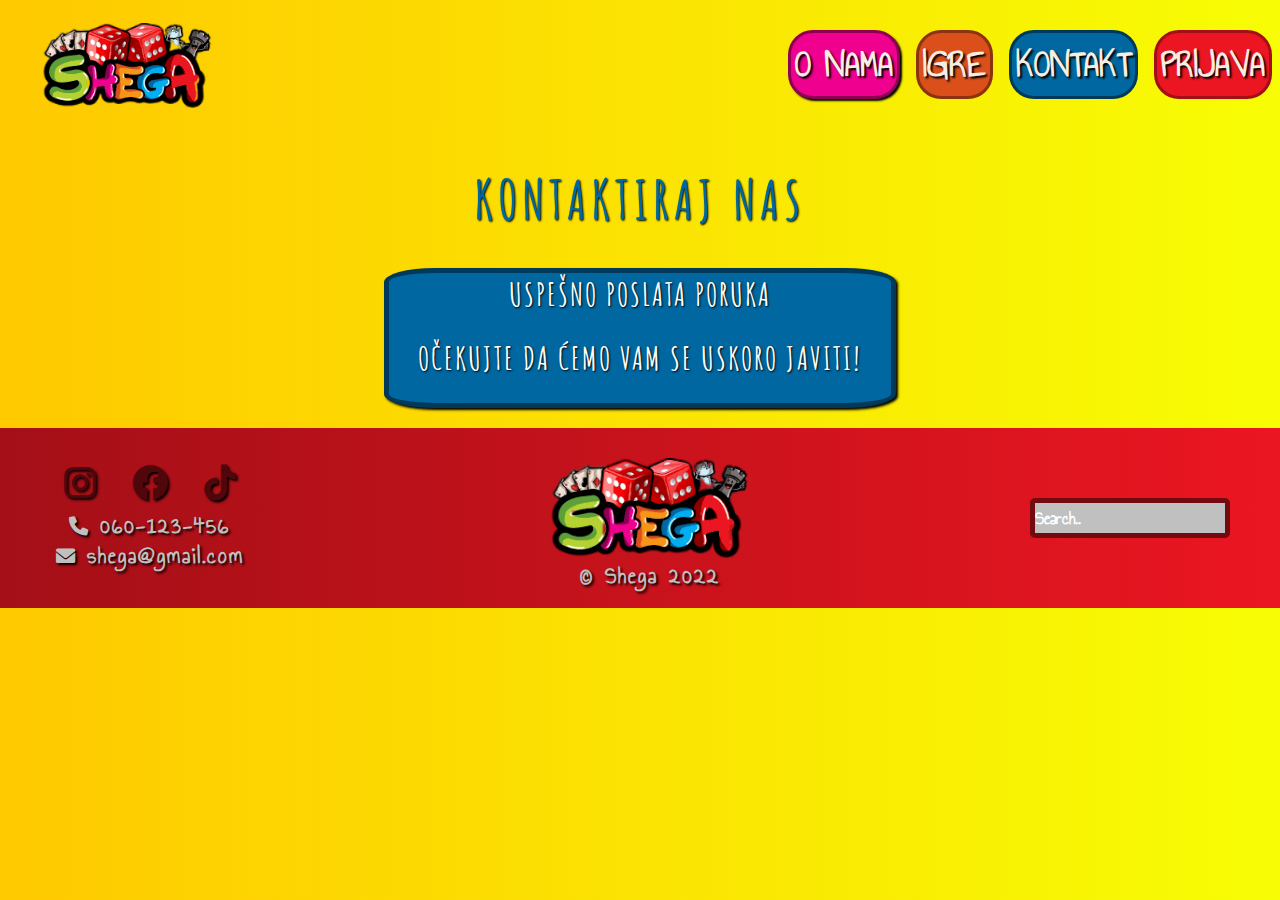
<file: uspeh.html>
<!DOCTYPE html>
<html lang="" dir="ltr">

<head>
  <meta charset="utf-8">
  <meta name="viewport" content="width=device-width, initial-scale=1.0">
  <title></title>
  <link rel="stylesheet" href="css/style.css">
  <!-- Link Swiper's CSS -->
  <link rel="stylesheet" href="https://unpkg.com/swiper/swiper-bundle.min.css" />

  <link rel="stylesheet" href="https://use.fontawesome.com/releases/v5.15.4/css/all.css" integrity="sha384-DyZ88mC6Up2uqS4h/KRgHuoeGwBcD4Ng9SiP4dIRy0EXTlnuz47vAwmeGwVChigm" crossorigin="anonymous" />
  <link rel="stylesheet" href="https://cdnjs.cloudflare.com/ajax/libs/font-awesome/6.0.0/css/all.min.css" integrity="sha512-9usAa10IRO0HhonpyAIVpjrylPvoDwiPUiKdWk5t3PyolY1cOd4DSE0Ga+ri4AuTroPR5aQvXU9xC6qOPnzFeg==" crossorigin="anonymous"
    referrerpolicy="no-referrer" />
    <link rel="preconnect" href="https://fonts.googleapis.com">
  <link rel="preconnect" href="https://fonts.gstatic.com" crossorigin>
  <link href="https://fonts.googleapis.com/css2?family=Amatic+SC:wght@700&family=Annie+Use+Your+Telescope&family=Barlow+Semi+Condensed&family=Jaldi&display=swap" rel="stylesheet">
</head>

<body>
  <header>

    <div class="logo">
      <a href="index.html"><img src="images/shega-logo.png" alt=""></a>
      <!-- <h1 class="logo-text">logo text</h1> -->
    </div>
    <i class="fa fa-bars menu-toggle"></i>
    <ul class="nav">
      <li><a class="first-nav-link" href="O Nama.html">O NAMA</a></li>
      <li><a class="second-nav-link" href="igre.html">IGRE</a></li>
      <li><a class="third-nav-link" href="Kontakt.html">KONTAKT</a></li>
      <li><a class="forth-nav-link" href="#">PRIJAVA</a></li>

    </ul>

  </header>




  <div class="page-wrapper-contact-us">
    <div class="post-slider">
      <h1 class="contact-title">KONTAKTIRAJ NAS</h1>
    </div>
      </div>
<div class="contact-us-container-sucsses">
<h1 class="contact-title-sucsses">USPEŠNO POSLATA PORUKA</h1>
<br>
<h1 class="contact-title-sucsses">OČEKUJTE DA ĆEMO VAM SE USKORO JAVITI!</h1>
  <div class="contact-form-sucsses">

<!-- <form onsubmit="sendEmail() reset(); return false" class="contact-form" action="index.html" method="post">
  <input class=""type="text" id="name" placeholder="tvoje ime" required>
  <input type="email" id="email" placeholder="email" required>
  <input type="text" id="phone" placeholder="telefon" required>
  <textarea id="message" rows="4" placeholder="napiši nam poruku"></textarea>
  <button type="submit" class="contact-form-btn" >Pošalji</button>

</form> -->
  </div>


  </div>


    <!--********** POST WRAPPER********** -->
  <!-- </div> -->




  <div class="footer">
    <div class="social-link-div">
      <a class="social-icons-links" href="#"><i class="fa-brands fa-instagram"></i></a>

      <a class="social-icons-links" href="#"><i class="fa-brands fa-facebook"></i></a>

      <a class="social-icons-links" href="#"><i class="fa-brands fa-tiktok"></i></a>
      <p class="footer-phone-contact">060-123-456</p>
      <p class="footer-mail-contact">shega@gmail.com</p>
    </div>
<div class="shega-logo-footer">
  <img src="images/shega-logo.png" alt="">
  <p class="copyright"><a href="#">© Shega 2022</a></p>
</div>

    <div class="search-bar">


      <input type="text" placeholder="Search..">

    </div>
    <div class="shega-logo-footer-small-screen">
      <img src="images/shega-logo.png" alt="">
      <p class="copyright"><a href="#">© Shega 2022</a></p>
    </div>

  </div>

  <script src="https://cdnjs.cloudflare.com/ajax/libs/jquery/3.6.0/jquery.min.js" integrity="sha512-894YE6QWD5I59HgZOGReFYm4dnWc1Qt5NtvYSaNcOP+u1T9qYdvdihz0PPSiiqn/+/3e7Jo4EaG7TubfWGUrMQ==" crossorigin="anonymous" referrerpolicy="no-referrer">
  </script>
  <script src="https://unpkg.com/swiper/swiper-bundle.min.js"></script>
  <!-- <script src="https://smtpjs.com/v3/smtp.js"></script> -->
<!-- Custom Script  -->
<script src=" js/scripts.js"></script>
<script src="https://smtpjs.com/v3/smtp.js"></script>
</body>

</html>
</file>
<file: css/style.css>
* {
  margin: 0;
  padding: 0;
  box-sizing: border-box;
  font-family: 'Annie Use Your Telescope', cursive;
}

body {
  background: #0067A0ff;
  background: #F7FD04;
  background: rgb(255, 201, 0);
  background: linear-gradient(90deg, rgba(255, 201, 0, 1) 0%, rgba(247, 253, 4, 1) 100%);
}

/* ***SWIPER AND CARDS**** */
.swiper {
  width: 90%;
  height: 100%;
}

.swiper-slide {
  text-align: center;
  font-size: 18px;
  display: -webkit-box;
  display: -ms-flexbox;
  display: -webkit-flex;
  display: flex;
  -webkit-box-pack: center;
  -ms-flex-pack: center;
  -webkit-justify-content: center;
  justify-content: center;
  -webkit-box-align: center;
  -ms-flex-align: center;
  -webkit-align-items: center;
  align-items: center;
}

.swiper-pagination {
  position: absolute;
  display: inline;
  margin-bottom: -40px;
  padding: 25px;
}

.swiper-pagination-bullet {
  width: 15px !important;
  height: 15px !important;
}

.swiper-pagination-bullet-active {
  margin-top: 10px !important;
  background-color: #0067A0ff !important;
  font-size: 1.5rem !important;
}

.swiper-button-prev::after {
  /* WARNING: morao sam da dodam ::after pseudo klasu da bi znak bio obojen a ne kvadratic div-a */
  color: #0067A0ff;
}

.swiper-button-next::after {
  /* WARNING: morao sam da dodam ::after pseudo klasu da bi znak bio obojen a ne kvadratic div-a */
  color: #0067A0ff;
}

.cards {
  display: flex;
  flex-wrap: wrap;
  gap: 1.1rem;
  flex: 1 0 300px;
  padding: 1rem 1rem 3rem 1rem;
  justify-content: center;
}

.card {
  display: flex;
  flex-direction: column;
  background: #e2e2e2;
  color: white;
  border-radius: 12%;
  overflow: hidden;
  /* WARNING: da nisam ovo ukljucio nebi se videla donja margina zaobljena  */
  box-shadow: 2px 2px 3px black;
}

.card-one-border-style {
  border: 3px solid #EB1621ff !important;
}

.card-two-border-style {
  border: 3px solid #32CD32 !important;
}

.card-three-border-style {
  border: 3px solid #0067A0ff !important;
}

.card-four-border-style {
  border: 3px solid #DB4F1Bff !important;
}

.card-five-border-style {
  border: 3px solid #EF008Eff !important;
}

.card-image {
  flex: 0 0 250px;
  background-size: contain;
  background-repeat: no-repeat;
  background-position: center center;
}

.card-content {
  display: flex;
  flex-direction: column;
  padding: 10px;
}

.card-one-content-style {
  background-color: #EB1621ff;
}

.card-two-content-style {
  background-color: #32CD32;
}

.card-three-content-style {
  background-color: #0067A0ff;
}

.card-four-content-style {
  background-color: #DB4F1Bff;
}

.card-five-content-style {
  background-color: #EF008Eff;
}

.card .card-title {
  font-size: 1.8rem;
  font-weight: bold;
  margin-bottom: 1.2rem;
  text-shadow: 2px 2px 3px black;
}

.card .card-snippet {
  /* display: flex;
   align-self: stretch; */
  position: relative;
  font-size: 1.3rem;
  margin-bottom: 1.1rem;
  text-shadow: 2px 2px 3px black;
}

.card-readmore a {
  font-family: 'Amatic SC', cursive;
  display: block;
  margin-top: auto;
  text-transform: uppercase;
  text-decoration: none;
  color: #f7ede2;
  text-shadow: 2px 2px 3px black;
  font-size: 2rem;
  font-weight: bold;
}

.red-card-readmore-hover a:hover {
  color: #A40F17;
  text-shadow: none;
  font-family: 'Amatic SC', cursive;
  text-shadow: 1px 1px 1px black;
  font-size: 2.1rem;
}

.green-card-readmore-hover a:hover {
  color: #097829;
  text-shadow: none;
  font-family: 'Amatic SC', cursive;
  text-shadow: 1px 1px 1px black;
  font-size: 2.1rem;
}

.blue-card-readmore-hover a:hover {
  color: #003959;
  text-shadow: none;
  font-family: 'Amatic SC', cursive;
  text-shadow: 1px 1px 1px black;
  font-size: 2.1rem;
}

.orange-card-readmore-hover a:hover {
  color: #8C3210;
  text-shadow: none;
  font-family: 'Amatic SC', cursive;
  text-shadow: 1px 1px 1px black;
  font-size: 2.1rem;
}

.pink-card-readmore-hover a:hover {
  color: #8F0055;
  text-shadow: none;
  font-family: 'Amatic SC', cursive;
  text-shadow: 1px 1px 1px black;
  font-size: 2.1rem;
}

/* ***************SWIPER AND CARDS END*************************** */
/************************ SWIPER DRUGI POCETAK******************** */
.mySwiper2 {
  height: 100%;
  width: 90%;
}

.mySwiper .swiper-slide {
  width: 90%;
  /* width: 55%; */
  height: 10px;
  /* border-radius: 5%; */
  opacity: 1;
}

.mySwiper .swiper-slide-thumb-active {
  opacity: 1;
}

.swiper-slide img {
  display: block;
  width: 100%;
  height: 90%;
  object-fit: cover;
  border: 4px solid #DB4F1Bff;
  border-radius: 10%;
  box-shadow: 1px 1px 2px #8C3210;
}

.about-us-slide-border img {
  border: 3px solid #097829;
  box-shadow: 2px 2px 2.5px black;
}

.swiper {
  width: 90%;
  height: 440px;
  /* margin-left: auto;
  margin-right: auto; */
  margin-top: 10px;
}

.about-us-page-flex {
  display: flex;
  flex-direction: row;
  width: 100%;
}

.about-shega {
  flex-direction: column;
  display: flex;
  justify-content: center;
  height: 80%;
  width: 80%;
  text-align: center;
  background-color: #DB4F1Bff;
  border: 3px solid #8C3210 !important;
  border-radius: 5%;
  color: white;
  text-shadow: 1px 1px 3px black;
  margin: auto;
  /* margin-right: 35px; */

}

.about-shega h1 {
  padding: 20px 0 20px 0;
  font-size: 1.6rem;
  font-family: 'Amatic SC', cursive;
  margin: auto;
}

.container-flex {
  text-align: center;
  flex-wrap: wrap;
  padding: 10px 0 10px 0;
  display: flex;
  /* flex-direction: row; */
  justify-content: space-between;
  width: 95%;
  margin-left: auto;
  margin-right: auto;
}

.about-us-title {
  font-family: 'Amatic SC', cursive;
  font-weight: 900;
  font-size: 3.7rem;
  letter-spacing: 5px;
  color: #F7FD04;
  /* color: #f7ede2; */
  text-shadow: 1px 1px 2px black;
  text-align: center;

  margin-top: 30px;
}

.about-us-main-title {
  font-family: 'Amatic SC', cursive;
  font-weight: 900;
  font-size: 3.7rem;
  letter-spacing: 5px;
  color: #0067A0ff;
  text-shadow: 1px 1px 2px black;
  text-align: center;
  margin-top: 10px;
}

.swiper-slide {
  background-size: cover;
  background-position: center;
  /* border-radius: 5%; */
  /* height: 30%; */
}

.about-btn-next::after {
  color: #DB4F1Bff;
  font-weight: bold;
}

.about-btn-prev::after {
  color: #DB4F1Bff;
  font-weight: bold;
}

.card-image-about-us {
  /* flex: 0 0 530px; */
  background-size: contain;
  background-repeat: no-repeat;
  background-position: center center;
  /* margin: 30px; */
}

/************************ SWIPER DRUGI KRAJ******************** */
.slider-title {
  font-family: 'Amatic SC', cursive;
  font-weight: 900;
  font-size: 3.7rem;
  letter-spacing: 5px;
  color: #0067A0ff;
  /* color: #f7ede2; */
  text-shadow: 1px 1px 2px black;
  text-align: center;
  /* padding-bottom: 30px; */
  margin-bottom: 20px;
  margin-top: -30px;
}

header {
  /* background: #F7FD04; */
  background: rgb(255, 201, 0);
  background: linear-gradient(90deg, rgba(255, 201, 0, 1) 0%, rgba(247, 253, 4, 1) 100%);
  height: 120px;
}

.logo img {
  float: left;
  margin-left: 2.6rem;
  /* border: 1px solid red; */
  max-width: 170px;
  display: block;
}

header .logo {
  /* position: relative; */
  float: left;
  margin-top: 23px;
  /* display: block; */
  /* margin-left: 1.2rem; */
  /* border: 1px solid blue; */
  /* max-width: 150px; */
  display: block;
}

header ul {
  float: right;
  /* border: 1px solid red; */
  margin-top: 30px;
  /* padding: 20px; */
  list-style: none;
}

header ul li {
  float: left;
  margin: 0 8px 0 8px;
}

header ul li a {
  display: block;
  padding: 4px;
  font-size: 1.1rem;
  text-decoration: none;
}

header .menu-toggle {
  display: none;
}

.nav {
  /* margin-top: 15px; */
}

.page-wrapper {
  padding: 30px 0 10px 0;
}

.post-slider {
  position: relative;
}

.post-wrapper {
  overflow: hidden;
  /* WARNING: /* da ne preliva postove van div-a */
  height: 360px;
  width: 84%;
  margin: 0px auto;
}

/* NAV MENU STYLE  */
a.first-nav-link {
  color: #f7ede2;
  font-size: 2.4rem;
  font-weight: bold;
  border: 1px solid #8F0055;
  border-radius: 25px;
  border-width: medium;
  background-color: #EF008Eff;
  transition-timing-function: ease-in;
  transition: .2s;
  text-shadow: 2px 2px 2px black;
  box-shadow: 2px 2px 2px black;
}

a.first-nav-link:hover {
  color: #f7ede2;
  font-size: 2.7rem;
  font-weight: bold;
  border: 1px solid #8F0055;
  border-radius: 25px;
  border-width: thick;
  transition-timing-function: ease-out;
  transition: .5s;
  background-color: #EF008Eff;
  text-shadow: 2px 2px 2px black;
}

a.second-nav-link {
  color: #f7ede2;
  font-size: 2.4rem;
  font-weight: bold;
  border: 1px solid #8C3210;
  border-radius: 25px;
  border-width: medium;
  background-color: #DB4F1Bff;
  transition-timing-function: ease-in;
  transition: .2s;
  text-shadow: 2px 2px 2px black;
}

a.second-nav-link:hover {
  color: #f7ede2;
  font-size: 2.7rem;
  font-weight: bold;
  border: 1px solid #8C3210;
  border-radius: 25px;
  border-width: thick;
  background-color: #DB4F1Bff;
  transition-timing-function: ease-out;
  transition: .5s;
  text-shadow: 2px 2px 2px black;
}

a.third-nav-link {
  color: #f7ede2;
  font-size: 2.4rem;
  font-weight: bold;
  border: 1px solid #003959;
  border-radius: 25px;
  border-width: medium;
  background-color: #0067A0ff;
  transition-timing-function: ease-in;
  transition: .2s;
  text-shadow: 2px 2px 2px black;
}

a.third-nav-link:hover {
  color: #f7ede2;
  border: 1px solid #003959;
  font-size: 2.7rem;
  font-weight: bold;
  border-radius: 25px;
  border-width: thick;
  background-color: #0067A0ff;
  transition-timing-function: ease-out;
  transition: .5s;
  text-shadow: 2px 2px 2px black;
}

a.forth-nav-link {
  color: #f7ede2;
  font-size: 2.4rem;
  font-weight: bold;
  border: 1px solid #A40F17;
  border-radius: 25px;
  border-width: medium;
  background-color: #EB1621ff;
  transition-timing-function: ease-in;
  transition: .2s;
  text-shadow: 2px 2px 2px black;
}

a.forth-nav-link:hover {
  color: #f7ede2;
  font-size: 2.7rem;
  font-weight: bold;
  border: 1px solid #A40F17;
  border-radius: 25px;
  border-width: thick;
  transition-timing-function: ease-out;
  transition: .5s;
  text-shadow: 2px 2px 2px black;
}

/* NAV MENU STYLE  */
/*********** ABOUT US CONTENT *************/
.about-us {
  display: flex;
  /* background-color: #32CD32; */
  background: rgb(50, 205, 48);
  background: linear-gradient(90deg, rgba(50, 205, 48, 1) 0%, rgba(6, 82, 6, 1) 100%);
  /* display: flex; */
  flex-direction: column;
height: 100%;
padding-bottom: 50px:
}

.about-us-content {
  width: 80%;
  max-width: 650px;

  display: flex;
  flex-direction: column;
}



.about-us-info {

  color: #097829;
  text-shadow: 1px 1px 4px #097829;
    /* text-shadow: 1px 1px 2px black; */
  border: 3px solid #097829;
  box-shadow: 2px 2px 2.5px black;
  flex-direction: column;
  display: flex;
  justify-content: center;
  height: 80%;
  width: 80%;
  text-align: center;
  background: rgb(255, 201, 0);
  background: linear-gradient(90deg, rgba(255, 201, 0, 1) 0%, rgba(247, 253, 4, 1) 100%);
  border-radius: 5%;
  /* font-weight: bold; */
  margin: auto;
  margin-right: 35px;

}

.about-us-info h1 {

    text-align: center;
    justify-content: center;
    font-family: 'Amatic SC', cursive;
    padding: 40px 0 40px 0;
    font-size: 2.3rem;
    font-family: 'Amatic SC', cursive;

    /* margin: auto; */
  }



/* *********************FOOTER START************************** */
.footer {
  display: flex;
  flex-direction: row;
  justify-content: space-between;
  flex-wrap: wrap;
  /* flex-wrap: wrap; */
  background-color: #A40F17;
  background: rgb(164, 15, 23);
  background: linear-gradient(90deg, rgba(164, 15, 23, 1) 0%, rgba(235, 22, 33, 1) 100%);
  /* background-color: #EB1621ff; */
  /* max-height: 110px; */
  height: 180px;
  /* height: 240px; */
  /* padding-bottom: 300px; */
  /* overflow: hidden; */
}

.shega-logo-footer img {
  max-height: 100px;
}

/* .topnav {

} */
.social-link-div {
  display: flex;
  justify-content: center;
  margin-left: 30px;
  position: relative;
  /* margin-top: 10px; */
  /* border: 1px solid white; */
  width: 239px;
  height: 120px;
}

/* .social-icons-links {

  color: #F7FD04;
    color: white;
  color: #097829;
  display: inline-block;
  font-size: 48px;
  margin: 60px 18px 50px 20px;
  text-shadow: 2px 2px 2.5px black;
} */
.social-icons-links {
  text-align: center;
  color: #F7FD04;
  color: white;
  /* color: #097829; */
  color: #720a10;
  color: #4f070b;
  display: flex;
  justify-content: center;
  font-size: 36px;
  text-decoration: none;
  /* margin: 60px 18px 50px 20px; */
  text-shadow: 2px 2px 2.5px black;
  /* border: 1px solid white; */
  width: 70px;
  height: 50px;
  margin-top: 30px;
}

.social-icons-links i {
  text-align: center;
  /* display: flex;
justify-content: center;
  font-size: 38px;
  text-decoration: none; */
  margin: auto;
}

.social-icons-links:hover {
  color: #F7FD04;
  color: white;
  color: #c0c0c0;
  /* display: inline-block; */
}

.footer-phone-contact {
  margin-top: 80px;
  font-size: 1.5rem;
  font-weight: 900;
  display: inline-block;
  /* border: 1px solid white; */
  color: white;
  color: #c0c0c0;
  position: absolute;
  letter-spacing: 2px;
  text-shadow: 2px 2px 2.5px black;
}

.footer-mail-contact {
  margin-top: 110px;
  font-size: 1.5rem;
  font-weight: 900;
  display: inline-block;
  /* border: 1px solid white; */
  color: white;
  color: #d8d8d8;
  color: #c0c0c0;
  /* color: red; */
  position: absolute;
  letter-spacing: 2px;
  text-shadow: 2px 2px 2.5px black;
}

.footer-phone-contact::before {
  content: "\f095";
  font-family: "Font Awesome 5 Free";
  font-size: 1.2rem;
  margin-right: 10px;
}

.footer-mail-contact::before {
  content: "\f0e0";
  font-family: "Font Awesome 5 Free";
  font-size: 1.2rem;
  margin-right: 10px;
}

.shega-logo-footer {
  margin-top: 30px;
  display: flex;
  flex-wrap: wrap;
  position: relative;
  justify-content: center;
}

.shega-logo-footer-small-screen {
  display: none;
}

.copyright {
  text-align: center;
  justify-content: center;
  /* display: flex;
  flex-direction: column; */
  margin-top: 100px;
  font-size: 1.2rem;
  font-weight: 600;
  /* display: flex; */
  /* border: 1px solid white; */
  color: white;
  color: #d8d8d8;
  color: #c0c0c0;
  /* color: red; */
  position: absolute;
  /* letter-spacing: 2px; */
  text-shadow: 2px 2px 2.5px black;
}

.copyright a {
  text-decoration: none;
  letter-spacing: 2px;
  font-size: 1.5rem;
  color: #c0c0c0;
}

.search-bar {
  display: flex;
  justify-content: flex-end;
  margin-top: 70px;
  margin-right: 50px;
  height: 40px;
  width: 200px;
  border: 5px solid #720a10;
  border-radius: 5px;
}

.search-bar input {
  width: 200px;
  font-size: 1.2rem;
  font-weight: bold;
  color: #720a10;
  border: none;
  /* WARNING:   OVA CETIRI REDA NA DOLE ELIMINISU ODVRATNI BORDER KAD JE SEARCH BAR AKTIVAN. ON SE POJAVLJUJE KADA KORISNIH KRENE NESTO DA UKUCAVA */
  background-color: #c0c0c0;
  resize: none;
  outline: none;
}

/* *********************FOOTER END************************** */
.about-us-icons {
  display: flex;
  flex-direction: row;
  text-align: center;
  justify-content: space-around;
  padding: 10px 0;
  /* width: 50%; */
}

.about-us-icons img {
  max-width: 8%;
}

/* .about-us-icons img {
  max-width: 50%;
} `*/
/*********** //ABOUT US CONTENT START *************/
/*********** //ABOUT US CONTENT END*************/
/* ***********CARD EQUAL HIGHT START****************** */
.cards-container {
  display: flex;
  flex-wrap: wrap;
  gap: 1.1rem;
  flex: 1 0 300px;
  padding: 1rem;
  justify-content: center;
}

.cards {
  display: flex;
  flex-wrap: wrap;
  gap: 1.1rem;
  flex: 1 0 300px;
  padding: 1rem;
  justify-content: center;
}

.card {
  display: flex;
  flex-direction: column;
  background: #fff;
  max-width: 400px;
}

.card-image {
  flex: 0 0 250px;
  background-size: contain;
  background-repeat: no-repeat;
  background-position: center center;
  margin: 20px;
}

.card-image-about-us {
  flex: 0 0 530px;
  background-size: contain;
  background-repeat: no-repeat;
  background-position: center center;
  margin: 30px;
}

.card-content {
  display: flex;
  flex-direction: column;
  padding: 20px;
  height: 100%;
}

.card .card-title-game {
  font-size: 1.9rem;
  font-weight: bold;
  letter-spacing: 2px;
  margin-bottom: 1.2rem;
  text-align: center;
  text-shadow: 2px 2px 3px black;
}

.card .card-snippet-game {
  font-family: 'Jaldi', sans-serif;
  font-size: 1.4rem;
  margin-bottom: 1.2rem;
  /* font-weight: bold; */
  text-shadow: 2px 2px 4px black;
  line-height: 1.1;
}

.card .card-readmore {
  margin-top: auto;
  text-transform: uppercase;
}

/* ***********************CONTACT START************************* */
.page-wrapper-contact-us {
  padding-top: 45px;
  padding-bottom: 35px;
}

.page-wrapper-contact-us-main {
  padding-top: 45px;
  /* padding-bottom: 55px; */
}

.contact-us-container {
  display: flex;
  flex-direction: column;
  justify-content: center;
  text-align: center;
  padding: 0 0 20px 0;
  width: 90%;
  max-width: 750px;
  height: 700px;
  margin: 0 auto 20px auto;
  border-radius: 10%;
  background-color: #0067A0ff;
  border: 5px solid white;
  border: 5px solid #003959;
  align-items: center;
  color: white;
  text-align: center;
  box-shadow: 2px 2px 2.5px black;
}


.contact-us-container-sucsses {
  display: flex;
  flex-direction: column;
  justify-content: center;
  text-align: center;
  padding: 0 0 20px 0;
  width: 40%;
  /* height: 70%; */
  /* max-width: 450px;
  height: 300px; */
  margin: 0 auto 20px auto;
    margin: 0 auto 20px auto;
  border-radius: 10%;
  background-color: #0067A0ff;
  border: 5px solid white;
  border: 5px solid #003959;
  align-items: center;
  color: white;
  text-align: center;
  box-shadow: 2px 2px 2.5px black;

}



.contact-form {
  display: flex;
  flex-direction: column;
  justify-content: center;
  margin: 5px auto 0px auto;
  /* width: 500px; */
  width: 90%;
  max-width: 700px;
  height: 700px;
  color: white;
  background-color: transparent;
  border-radius: 10%;
  background-color: #0067A0ff;
  /* border: 5px solid white; */
  justify-content: space-between;

}

.contact-form-sucsses { display: flex;
flex-direction: column;
justify-content: center;
margin: 5px auto 0px auto;
/* width: 500px; */
/* width: 60%; */
/* max-width: 700px; */
/* height: 300px; */
width: 40%;
/* height: 70%; */
color: white;
background-color: transparent;
border-radius: 10%;
background-color: #0067A0ff;
/* border: 5px solid white; */
justify-content: space-between;

}



.contact-title {
  font-family: 'Amatic SC', cursive;
  font-weight: 900;
  font-size: 3.4rem;
  letter-spacing: 5px;
  color: #0067A0ff;
  text-shadow: 1px 1px 2px black;
  text-align: center;

  display: flex;
  flex-direction: column;
  justify-content: space-between;
  text-align: center;

}

.contact-title-sucsses {
  font-family: 'Amatic SC', cursive;
  font-weight: 900;
  font-size: 2rem;
  letter-spacing: 2px;
  color: white;
  text-shadow: 1px 1px 2px black;
  text-align: center;

  display: flex;
  flex-direction: column;
  justify-content: space-between;
  text-align: center;
}


form input, form textarea {
  font-family: 'Amatic SC', cursive;
  border: 0px;
  margin: 10px 0;
  padding: 20px;
  outline: none;
  background: transparent;
  font-size: 2.4rem;
  color: white;
  border-bottom: 3px solid white;
  text-align: center;
}

.placeholder {
  color: white;
}

form textarea {
  color: white;
}

textarea::placeholder {
  color: white;
}

input::placeholder {
  color: white;
}

.contact-form-btn {
  font-family: 'Amatic SC', cursive;
  font-size: 2.4rem;
  font-weight: 900;
  letter-spacing: 1px;
  /* color:white;
  color: #0067A0ff; */
  color: #003959;
  width: 200px;
  height: 50px;
  margin: auto;
  display: flex;
  flex-direction: column;
  justify-content: center;
  border-radius: 15px;
  text-align: center;
  align-items: center;
  /* padding: 20px 0 20px 0; */
  border: 5px solid #003959;
  cursor: pointer;
}

/* ***********CARD EQUAL HIGHT END****************** */
/* WARNING: MEDIA QUERIES */
@media only screen and (max-width: 1090px) {
  .mySwiper2 {
    height: 100%;
    width: 100%;
  }


  .mySwiper .swiper-slide {
    width: 100%;
    height: 10px;
  }

  .mySwiper .swiper-slide-thumb-active {
    opacity: 1;
  }

  .swiper-slide img {
    display: block;
    width: 580px;
    height: 80%;
    object-fit: cover;
    border: 5px solid #DB4F1Bff;
    border-radius: 10%;
    box-shadow: 1px 1px 2px #8C3210;
  }

  .swiper {
    /* width: 45%; */
    width: 100%;
    height: 550px;
    margin-left: auto;
    margin-right: auto;
  }

  .about-us-page-flex {
    display: flex;
    flex-direction: column;
    justify-content: center;
    text-align: center;
    margin: auto;
    width: 90%;
  }

  .about-shega {
    flex-direction: column;
    display: flex;
    justify-content: center;
    text-align: center;
    /* padding-top: 30px; */
    margin: auto;
    margin-top: 30px;

    /* min-height: 350px; */
    /* WARNING: kad sam izbrisao height ili min i max height div se prilagodjavao kolicini teksta */
    height: 90%;
    width: 70%;
    text-align: center;
    background-color: #DB4F1Bff;
    border: 3px solid #8C3210 !important;
    border-radius: 5%;
    color: white;
    text-shadow: 1px 1px 3px black;
  }

  .about-shega h1 {
    display: flex;
    text-align: center;
    justify-content: center;
    font-family: 'Amatic SC', cursive;
  }

  .container-flex {
    display: flex;
    flex-direction: column;
  }

  .about-us-info {
    margin: auto;
  }



  .about-us-page-flex {
    height: 55%;
    margin-top: 0;
  }

  .swiper {
    width: 100%;
    height: 470px;
  }

  .about-us-title {
    font-family: 'Amatic SC', cursive;
    font-weight: 900;
    font-size: 3.7rem;
    letter-spacing: 5px;
    color: #F7FD04;
    text-shadow: 1px 1px 2px black;
    text-align: center;
    margin-top: 30px;
  }

  .about-us-slide-border img {
    border: 3px solid #097829;
    box-shadow: 2px 2px 2.5px black;
  }



  @media only screen and (max-width: 1042px) {
    .about-us {
      flex-direction: column;
    }

    .small-screen-title {
      display: block;
      margin-top: 20px;
      font-size: 3.1rem;
    }

    .big-screen-title {
      display: none;
    }

    .shega-ambient-picture {
      margin: 0px auto 30px auto;
      max-width: 60%;
    }

    .about-us-content {
      max-width: 100%;
      width: 100%;
    }

    .about-us-info {
      margin: auto;
    }

  @media only screen and (max-width: 970px) {
      .footer {
        min-height: 200px;
      }

      .shega-ambient-picture {
        max-width: 80%;
        /* min-width: 300px; */
        border-radius: 30%;
        border: 3px solid #097829;
        box-shadow: 2px 2px 2.5px black;
        margin: auto;
        margin-bottom: 20px;
      }

      .page-wrapper {
      padding-bottom: 70px;
      }



      @media only screen and (max-width: 768px) {
        header ul li {
          text-align: center;
          float: left;
          margin: 10px 0px 10px 0px;
        }

        header {
          position: relative;
        }

        header ul {
          width: 100%;
          /* background: #F7FD04; */
          background: rgb(255, 201, 0);
          background: linear-gradient(90deg, rgba(255, 201, 0, 1) 0%, rgba(247, 253, 4, 1) 100%);
          max-height: 0px;
          overflow: hidden;
        }

        header ul li {
          width: 100%;
        }

        header .menu-toggle {
          display: block;
          position: absolute;
          right: 20px;
          top: 46px;
          font-size: 2.3rem;
          color: #0067A0ff;
        }

        .showing {
          /* position: relative; */
          max-height: 100rem;
          /* z-index: 8888; */
        }

        .post-slider-down {
          margin-top: 350px;
        }

        /* .gallery-thumbs {
        display: none;
      } */
        .about-shega {
          max-height: 405px;
          width: 90%;
          /* max-height: 90%; */
          margin-bottom: 10px;
        }

        /* .shega-logo-footer-small-screen {
          position: absolute;
          margin-top: 180px;
          display: flex;
          flex-wrap: wrap;

          justify-content: center;
        } */
        .shega-logo-footer-small-screen {
          display: none;
        }


        @media only screen and (max-width: 740px) {
        .footer {
          display: flex;
          flex-direction: column;
          justify-content: space-between;
          flex-wrap: nowrap;
          min-height: 390px;
        }

        .social-link-div {
          display: flex;
          flex-direction: row;
          justify-content: center;
          margin: 0px auto 10px auto;
        }

        .search-bar {
          display: flex;
          justify-content: space-between;
          margin: 50px auto 0 auto;
        }




        @media only screen and (max-width: 690px) {
          .swiper-slide img {
            width: 100%;
            height: 100%;
            margin: auto;
          }

          .swiper {
            width: 100%;
            height: 400px;
          }

          .about-us-info {
            margin:auto;
            margin-top: 20px;
            margin-top: 20px;
          }

          @media only screen and (max-width: 630px) {
            .small-screen-title {
              font-size: 2.3rem;
            }

            .swiper-slide img {
              width: 90%;
              height: 90%;
            }

            .swiper {
              width: 100%;
              height: 370px;
            }

            .about-us-info h1 {
                padding: 0;
                font-size: 2.3rem;
                font-family: 'Amatic SC', cursive;
            }


            @media only screen and (max-width: 582px) {
              .small-screen-title {
                font-size: 1.9rem;
              }

              /* .about-us-info {
                font-family: 'Amatic SC', cursive;
                font-weight: bold;
                font-size: 1.7rem;
                max-height: 290px;
              } */

              .about-us-info h1 {
                  padding: 0;
                  font-size: 2rem;
              }

              .swiper-slide img {
                width: 80%;
                height: 80%;
              }

              .swiper {
                width: 100%;
                height: 340px;
              }

              @media only screen and (max-width: 545px) {
                .small-screen-title {
                  font-size: 1.7rem;
                }

                .about-shega h1 {
                  font-size: 1.5rem;
                }

                .shega-logo-footer-small-screen {
                  display: none;
                }

                @media only screen and (max-width: 540px) {
                  /* .footer {
                    display: flex;
                    flex-direction: column;
                    justify-content: space-between;
                    flex-wrap: nowrap;
                    min-height: 390px;
                  }

                  .social-link-div {
                    display: flex;
                    flex-direction: row;
                    justify-content: center;
                    margin: 0px auto 10px auto;
                  }

                  .search-bar {
                    display: flex;
                    justify-content: space-between;
                    margin: 50px auto 0 auto;
                  } */

                  .about-shega h1 {
                    font-size: 1.5rem;
                  }

                  .about-us-title {
                    font-size: 2.7rem;
                  }

                  @media only screen and (max-width: 510px) {
                    .swiper-slide img {
                      width: 70%;
                      height: 70%;
                    }

                    .swiper {
                      width: 100%;
                      height: 300px;
                    }

                    @media only screen and (max-width: 480px) {
                      .about-us-info {
                        font-family: 'Amatic SC', cursive;
                        font-weight: bold;
                        font-size: 1.6rem;
                      }

                      .small-screen-title {
                      font-size: 1.6rem;
                        font-weight: bold;
                      }

                      .swiper-slide img {
                        object-fit: contain;
                      }

                      .swiper {
                        width: 100%;
                        height: 300px;
                      }

                      .about-shega h1 {
                        font-size: 1.4rem;
                      }


                      .contact-title {
                        font-weight: 900;
                        font-size: 3.1rem;
                        letter-spacing: 5px;
                      }

                      form input, form textarea {
                        font-size: 2.1rem;
                        color: white;
                      }

                      .about-us-main-title {
                        font-size: 2.5rem;
                        letter-spacing: 4px;
                        margin-top: 10px;
                      }

                      .page-wrapper {
                        padding: 10px 0 10px 0;
                      }


                      @media only screen and (max-width:440px) {
                        .swiper-slide img {
                          width: 60%;
                          height: 60%;
                        }

                        .swiper {
                          width: 100%;
                          height: 260px;
                        }

                        .about-shega h1 {
                          font-size: 1.3rem;
                        }


                        .contact-title {
                          font-weight: 900;
                          font-size: 2.8rem;
                          letter-spacing: 5px;
                        }

                        form input, form textarea {
                          font-size: 1.8rem;
                          color: white;
                        }





                        @media only screen and (max-width: 375px) {
                          .slider-title {
                            font-size: 2.7rem;
                          }

                          .about-shega h1 {
                            font-size: 1.3rem;
                          }

                          .swiper-slide img {
                            width: 50%;
                            height: 50%;
                          }

                          .swiper {
                            width: 100%;
                            height: 220px;
                          }

                          @media only screen and (max-width: 360px) {
                            .small-screen-title {
                              font-size: 1.4rem;
                            }

                            .about-us-icons {
                              text-align: center;
                              margin: auto;
                            }

                            .about-us-info {
                              font-size: 1.4rem;
                            }

                            .about-us-title {
                              font-size: 2.3rem;
                            }

                            .about-shega h1 {
                              font-size: 1.2rem;
                            }

                            @media only screen and (max-width: 315px) {
                              .swiper-slide img {
                                width: 45%;
                                height: 45%;
                              }

                              .swiper {
                                width: 100%;
                                height: 180px;
                              }

                              .about-shega h1 {
                                font-size: 1.1rem;
                              }


                              .about-us-main-title {
                                font-size: 2.1rem;
                                letter-spacing: 3px;
                                margin-top: 10px;
                              }

                              @media only screen and (max-width: 280px) {
                                .slider-title {
                                  font-size: 1.7rem;
                                }

                                .swiper {
                                  width: 100%;
                                  height: 100%;
                                }

                                .about-us-title   {
                                  font-size: 1.4rem;
                                }


                                .contact-title  {
                                  font-weight: 900;
                                  font-size: 2.1rem;
                                  letter-spacing: 2px;
                                }

                                form input, form textarea {
                                  font-size: 1.4rem;
                                  color: white;
                                }
                                .about-us-info h1 {
                                  font-size: 1.6rem;
                                }
                                /* ******************** */
</file>
